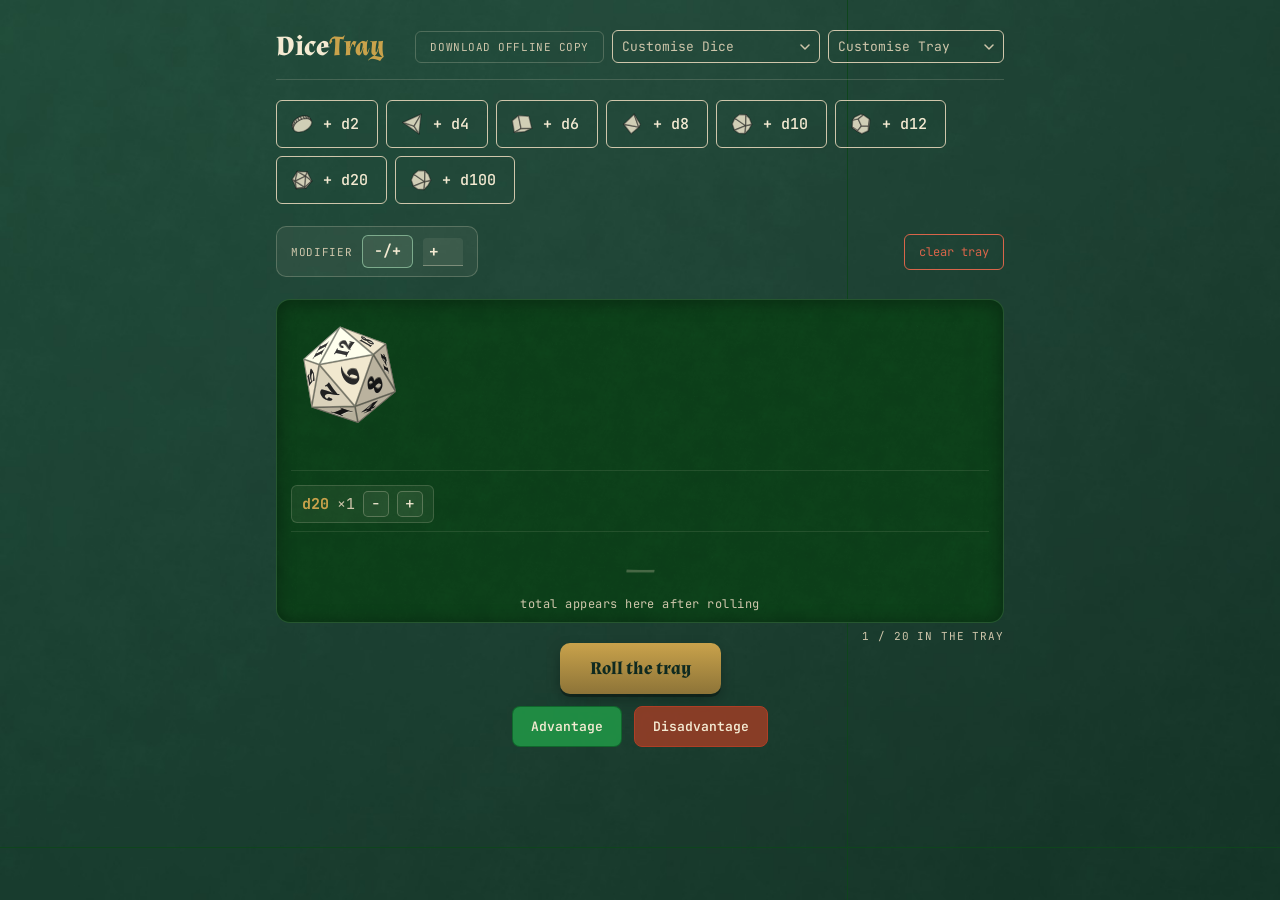
<file: index.html>
<!DOCTYPE html>
<!--
MIT License

Copyright (c) 2026

Permission is hereby granted, free of charge, to any person obtaining a copy
of this software and associated documentation files (the "Software"), to deal
in the Software without restriction, including without limitation the rights
to use, copy, modify, merge, publish, distribute, sublicense, and/or sell
copies of the Software, and to permit persons to whom the Software is
furnished to do so, subject to the following conditions:

The above copyright notice and this permission notice shall be included in all
copies or substantial portions of the Software.

THE SOFTWARE IS PROVIDED "AS IS", WITHOUT WARRANTY OF ANY KIND, EXPRESS OR
IMPLIED, INCLUDING BUT NOT LIMITED TO THE WARRANTIES OF MERCHANTABILITY,
FITNESS FOR A PARTICULAR PURPOSE AND NONINFRINGEMENT. IN NO EVENT SHALL THE
AUTHORS OR COPYRIGHT HOLDERS BE LIABLE FOR ANY CLAIM, DAMAGES OR OTHER
LIABILITY, WHETHER IN AN ACTION OF CONTRACT, TORT OR OTHERWISE, ARISING FROM,
OUT OF OR IN CONNECTION WITH THE SOFTWARE OR THE USE OR OTHER DEALINGS IN THE
SOFTWARE.
-->
<html lang="en">
<head>
<meta charset="UTF-8" />
<meta name="viewport" content="width=device-width, initial-scale=1.0, maximum-scale=1, user-scalable=no" />
<title>DiceTray</title>
<link rel="icon" href="favicon.png" type="image/png">

<!-- Google Fonts: the app's only network dependency. Falls back to the
     generic families named in css/theme.css when offline. -->
<link rel="preconnect" href="https://fonts.googleapis.com">
<link rel="preconnect" href="https://fonts.gstatic.com" crossorigin>
<link rel="stylesheet" href="https://fonts.googleapis.com/css2?family=Almendra:opsz,wght@9..144,400;9..144,600;9..144,700&family=JetBrains+Mono:wght@400;500;700&family=IM+Fell+English:ital@0;1&family=Rajdhani:wght@400;500;600;700&family=Uncial+Antiqua&family=Share+Tech+Mono&family=Playfair+Display:wght@400;600;700&family=Courier+Prime:wght@400;700&display=swap">

<link rel="stylesheet" href="css/theme.css">
<link rel="stylesheet" href="css/base.css">
<link rel="stylesheet" href="css/controls.css">
<link rel="stylesheet" href="css/tray.css">
<link rel="stylesheet" href="css/actions.css">
<link rel="stylesheet" href="css/results.css">
</head>
<body>
<div id="bg-layer" style="position:fixed;top:0;left:0;width:100%;height:100%;z-index:0;pointer-events:none;background-size:cover;background-position:center;background-repeat:no-repeat;background-attachment:fixed;transition:background-image 0.3s ease;"></div>
<div class="tray-root" style="position:relative;z-index:1;">
  <div class="tray-header">
    <h1 class="tray-title">Dice<span class="accent">Tray</span></h1>
    <div class="tray-controls">
      <button class="download-btn" id="download-btn" title="Save a single self-contained HTML file that works fully offline, with no download folder needed">Download offline copy</button>
      <div class="colour-scheme-wrapper">
        <span class="colour-scheme-label" aria-hidden="true">Customise Dice</span>
        <select class="colour-scheme-select" id="colour-scheme-select" aria-label="Customise dice colours">
          <!-- Options are built by main.js from COLOUR_SCHEMES (colour-schemes.js),
               reordered so the active tray's own schemes are listed first. -->
        </select>
      </div>
      <div class="colour-scheme-wrapper">
        <span class="colour-scheme-label" aria-hidden="true">Customise Tray</span>
        <select class="colour-scheme-select" id="tray-theme-select" aria-label="Customise tray theme">
          <option value="green-felt">Green Felt</option>
          <option value="ivory-marble">Ivory Marble</option>
          <option value="parchment">Ancient Parchment</option>
          <option value="midnight-velvet">Midnight Velvet</option>
          <option value="weathered-slate">Weathered Slate</option>
        </select>
      </div>
    </div>
  </div>

  <div class="picker" id="picker"></div>

  <div class="modifier-row">
    <label class="modifier-box" for="modifier-input">
      <span class="modifier-label">modifier</span>
      <button type="button" class="modifier-sign-btn" id="modifier-sign-btn" aria-label="Toggle modifier between positive and negative" tabindex="-1">&minus;/+</button>
      <input type="text" id="modifier-input" class="modifier-input" inputmode="numeric" autocomplete="off" value="+" aria-label="Modifier added to the total after rolling">
    </label>
    <button class="picker-clear" id="clear-btn">clear tray</button>
  </div>

  <div class="tray-surface">
    <div class="dice-field" id="dice-field"><canvas id="dice-canvas"></canvas><div class="tray-empty" id="tray-empty" style="display:none;">Tap a die above to add it to the tray. Up to 20 at once.</div></div>
    <div class="group-list" id="group-list"></div>
    <div class="roll-total" id="roll-total"><span class="total-number is-placeholder">&mdash;</span><span class="total-caption">total appears here after rolling</span></div>
  </div>

  <div class="count-label-row">
    <span class="tray-sub" id="count-label">1 / 20 in the Tray</span>
    <button class="roll-btn" id="roll-btn">Roll the tray</button>
  </div>
  <div class="adv-row">
    <button class="adv-btn" id="advantage-btn" title="Roll every die twice, keep the higher of each pair">Advantage</button>
    <button class="adv-btn disadv" id="disadvantage-btn" title="Roll every die twice, keep the lower of each pair">Disadvantage</button>
  </div>

  <div class="history" id="history" style="display:none;">
    <div class="history-title">Recent rolls</div>
    <div id="history-rows"></div>
  </div>

</div>

<!-- Classic scripts, loaded in dependency order. Everything below is plain
     <script src>, not modules, so this page keeps working when opened
     directly from disk (file://) with no server and no build step.
     js/main.js is loaded last — it's the only file that runs any code at
     load time; every other file just declares data/functions. -->
<script src="js/assets.js"></script>
<script src="js/dice-geometry.js"></script>
<script src="js/colour-schemes.js"></script>
<script src="js/math.js"></script>
<script src="js/die-model.js"></script>
<script src="js/state.js"></script>
<script src="js/layout.js"></script>
<script src="js/render.js"></script>
<script src="js/ui.js"></script>
<script src="js/roll-animation.js"></script>
<script src="js/roll.js"></script>
<script src="js/modifier.js"></script>
<script src="js/interaction.js"></script>
<script src="js/tray-themes.js"></script>
<script src="js/preload.js"></script>
<script src="js/bundler.js"></script>
<script src="js/main.js"></script>
</body>
</html>
</file>
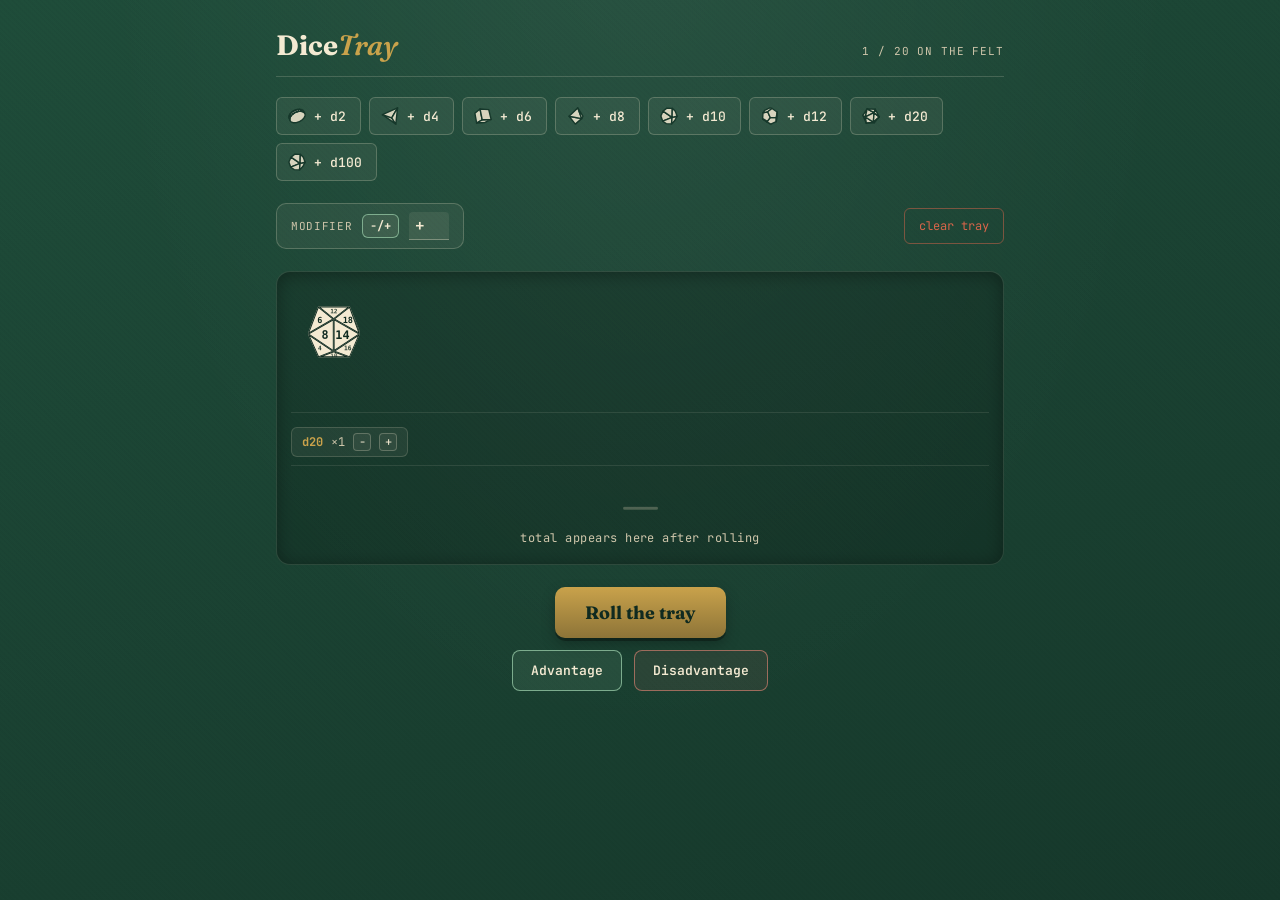
<file: DiceTray.html>
<!DOCTYPE html>
<html lang="en">
<head>
<meta charset="UTF-8" />
<meta name="viewport" content="width=device-width, initial-scale=1.0, maximum-scale=1, user-scalable=no" />
<title>DiceTray</title>
<link rel="icon" type="image/png" href="[data-uri]" />
<style>
  @import url('https://fonts.googleapis.com/css2?family=Fraunces:opsz,wght@9..144,400;9..144,600;9..144,700&family=JetBrains+Mono:wght@400;500;700&display=swap');

  :root {
    --felt-1: #1f4d3a;
    --felt-2: #16382b;
    --chalk: #f4ead2;
    --chalk-dim: #cfc6ab;
    --brass: #c9a24b;
    --brass-dim: #8d7438;
    --ink: #0f2a20;
    --ember: #d8654a;
  }

  * { box-sizing: border-box; }

  html, body {
    margin: 0;
    min-height: 100vh;
    background:
      radial-gradient(ellipse at 50% -10%, rgba(255,255,255,0.05), transparent 60%),
      repeating-linear-gradient(45deg, rgba(0,0,0,0.025) 0px, rgba(0,0,0,0.025) 2px, transparent 2px, transparent 4px),
      linear-gradient(160deg, var(--felt-1), var(--felt-2));
    color: var(--chalk);
    font-family: 'Fraunces', serif;
    overflow-x: hidden;
  }

  .tray-root {
    width: 100%;
    max-width: 760px;
    margin: 0 auto;
    padding: 28px 16px 48px;
    display: flex;
    flex-direction: column;
    align-items: center;
  }

  .tray-header {
    width: 100%;
    display: flex;
    justify-content: space-between;
    align-items: baseline;
    border-bottom: 1px solid rgba(244,234,210,0.18);
    padding-bottom: 14px;
    margin-bottom: 20px;
  }

  .tray-title { font-size: 28px; font-weight: 700; margin: 0; color: var(--chalk); }
  .tray-title .accent { color: var(--brass); font-style: italic; font-weight: 600; }

  .tray-sub {
    font-family: 'JetBrains Mono', monospace;
    font-size: 11px;
    letter-spacing: 0.08em;
    text-transform: uppercase;
    color: var(--chalk-dim);
  }

  .picker { width: 100%; display: flex; flex-wrap: wrap; gap: 8px; margin-bottom: 22px; }

  .picker-btn {
    font-family: 'JetBrains Mono', monospace;
    font-size: 13px;
    font-weight: 500;
    background: rgba(244,234,210,0.06);
    border: 1px solid rgba(244,234,210,0.22);
    color: var(--chalk);
    padding: 8px 14px 8px 10px;
    border-radius: 6px;
    cursor: pointer;
    display: inline-flex;
    align-items: center;
    gap: 7px;
    transition: background 0.15s, border-color 0.15s, transform 0.1s;
  }
  .picker-icon {
    width: 20px;
    height: 20px;
    flex: none;
    overflow: visible;
  }
  .picker-icon path {
    fill: var(--chalk);
    fill-opacity: 0.85;
    stroke: var(--felt-2);
    stroke-width: 1.4;
    stroke-linejoin: round;
    vector-effect: non-scaling-stroke;
  }
  .picker-btn:disabled .picker-icon path { fill-opacity: 0.5; }
  .picker-btn:hover:not(:disabled) { background: rgba(244,234,210,0.14); border-color: var(--brass); }
  .picker-btn:active:not(:disabled) { transform: scale(0.96); }
  .picker-btn:disabled { opacity: 0.35; cursor: not-allowed; }
  .picker-btn:focus-visible { outline: 2px solid var(--brass); outline-offset: 2px; }

  .picker-clear {
    font-family: 'JetBrains Mono', monospace;
    font-size: 12px;
    background: none;
    border: 1px solid rgba(216,101,74,0.5);
    color: var(--ember);
    padding: 9px 14px;
    border-radius: 6px;
    cursor: pointer;
  }
  .modifier-row .picker-clear { margin-left: auto; }
  .picker-clear:hover:not(:disabled) { background: rgba(216,101,74,0.12); }
  .picker-clear:disabled { opacity: 0.35; cursor: not-allowed; }
  .picker-clear:focus-visible { outline: 2px solid var(--ember); outline-offset: 2px; }

  .tray-surface {
    width: 100%;
    background: rgba(0,0,0,0.16);
    border: 1px solid rgba(244,234,210,0.1);
    border-radius: 14px;
    padding: 18px 14px;
    min-height: 240px;
    box-shadow: inset 0 2px 18px rgba(0,0,0,0.35);
  }

  .tray-empty {
    position: absolute;
    inset: 0;
    display: flex;
    align-items: center;
    justify-content: center;
    font-family: 'JetBrains Mono', monospace;
    font-size: 13px;
    color: var(--chalk-dim);
    text-align: center;
    padding: 60px 10px;
  }

  .dice-field {
    position: relative;
    width: 100%;
    min-height: 120px;
  }

  /* All dice are now drawn into a single shared <canvas> rather than one
     absolutely-positioned div per face. With up to 20 dice on the felt
     (some types having 20 faces each), the old approach could mean 300+
     individually 3D-transformed, backface-culled DOM layers animating
     every frame — past a certain dice count that's more simultaneous
     compositor layers than mobile GPUs reliably keep up with, which is
     what caused faces to flicker invisible specifically under heavy load.
     A canvas is one element regardless of dice count: we do our own
     rotation, projection, backface-culling and depth-sorting in JS and
     paint with 2D context calls, so cost scales with face count as plain
     CPU work, not GPU layer count.
     touch-action is pan-y (not none): there is no drag/tap gesture on
     this canvas at all (clicks/taps are handled separately, below, via a
     plain click listener — that doesn't need touch-action: none, since a
     tap with no drag is unaffected by touch-action and still fires a
     normal click event), so the browser is free to scroll the page
     vertically when a touch starts here. */
  #dice-canvas {
    display: block;
    width: 100%;
    touch-action: pan-y;
    cursor: pointer;
    -webkit-tap-highlight-color: transparent;
  }

  .group-list {
    display: flex;
    flex-wrap: wrap;
    gap: 8px;
    margin-top: 16px;
    padding-top: 14px;
    border-top: 1px solid rgba(244,234,210,0.1);
  }
  .group-chip {
    font-family: 'JetBrains Mono', monospace;
    font-size: 12px;
    color: var(--chalk-dim);
    background: rgba(244,234,210,0.06);
    border: 1px solid rgba(244,234,210,0.16);
    border-radius: 6px;
    padding: 5px 10px;
    display: flex;
    align-items: center;
    gap: 8px;
  }
  .group-chip .tag { color: var(--brass); font-weight: 700; }
  .group-chip button {
    width: 18px; height: 18px;
    border-radius: 4px;
    border: 1px solid rgba(244,234,210,0.25);
    background: rgba(244,234,210,0.05);
    color: var(--chalk);
    font-family: 'JetBrains Mono', monospace;
    font-size: 12px;
    line-height: 1;
    cursor: pointer;
    display: flex; align-items: center; justify-content: center;
    padding: 0;
  }
  .group-chip button:hover { background: rgba(244,234,210,0.15); }

  .roll-row {
    width: 100%;
    display: flex;
    align-items: center;
    justify-content: center;
    gap: 16px;
    margin-top: 22px;
    flex-wrap: wrap;
  }

  .adv-row {
    width: 100%;
    display: flex;
    align-items: center;
    justify-content: center;
    gap: 12px;
    margin-top: 12px;
    flex-wrap: wrap;
  }

  .roll-btn {
    font-family: 'Fraunces', serif;
    font-weight: 700;
    font-size: 18px;
    background: linear-gradient(180deg, var(--brass), var(--brass-dim));
    color: var(--ink);
    border: none;
    border-radius: 10px;
    padding: 14px 30px;
    cursor: pointer;
    box-shadow: 0 3px 0 rgba(0,0,0,0.3), 0 6px 14px rgba(0,0,0,0.25);
    transition: transform 0.1s, box-shadow 0.1s;
  }
  .roll-btn:hover:not(:disabled) { transform: translateY(-1px); }
  .roll-btn:active:not(:disabled) { transform: translateY(2px); box-shadow: 0 1px 0 rgba(0,0,0,0.3), 0 2px 6px rgba(0,0,0,0.25); }
  .roll-btn:disabled { opacity: 0.5; cursor: not-allowed; }
  .roll-btn:focus-visible { outline: 2px solid var(--chalk); outline-offset: 3px; }

  .adv-btn {
    font-family: 'JetBrains Mono', monospace;
    font-size: 13px;
    font-weight: 600;
    background: rgba(154,205,170,0.1);
    border: 1.5px solid rgba(154,205,170,0.75);
    color: var(--chalk);
    padding: 11px 18px;
    border-radius: 8px;
    cursor: pointer;
    transition: background 0.15s, border-color 0.15s, transform 0.1s;
  }
  .adv-btn:hover:not(:disabled) { background: rgba(154,205,170,0.2); border-color: rgba(154,205,170,1); }
  .adv-btn:active:not(:disabled) { transform: translateY(2px); }
  .adv-btn:disabled { opacity: 0.4; cursor: not-allowed; background: rgba(244,234,210,0.06); border-color: rgba(244,234,210,0.22); }
  .adv-btn.disadv { background: rgba(196,122,106,0.1); border-color: rgba(196,122,106,0.75); }
  .adv-btn.disadv:hover:not(:disabled) { background: rgba(196,122,106,0.2); border-color: rgba(196,122,106,1); }
  .adv-btn:focus-visible { outline: 2px solid var(--chalk); outline-offset: 3px; }

  .modifier-row {
    width: 100%;
    display: flex;
    align-items: center;
    gap: 12px;
    margin-bottom: 22px;
  }

  .modifier-box {
    display: flex;
    align-items: center;
    gap: 10px;
    background: rgba(244,234,210,0.06);
    border: 1px solid rgba(244,234,210,0.22);
    border-radius: 10px;
    padding: 8px 14px;
    cursor: text;
  }
  .modifier-label {
    font-family: 'JetBrains Mono', monospace;
    font-size: 11px;
    letter-spacing: 0.06em;
    text-transform: uppercase;
    color: var(--chalk-dim);
  }
  .modifier-sign-btn {
    font-family: 'JetBrains Mono', monospace;
    font-size: 12px;
    font-weight: 600;
    line-height: 1;
    background: rgba(244,234,210,0.08);
    border: 1px solid rgba(244,234,210,0.28);
    color: var(--chalk-dim);
    border-radius: 6px;
    padding: 5px 7px;
    cursor: pointer;
    transition: background 0.15s, border-color 0.15s, color 0.15s;
  }
  .modifier-sign-btn:hover { background: rgba(244,234,210,0.16); border-color: var(--brass); color: var(--chalk); }
  .modifier-sign-btn:active { transform: translateY(1px); }
  .modifier-sign-btn.is-negative { border-color: rgba(196,122,106,0.7); color: var(--chalk); }
  .modifier-sign-btn.is-positive { border-color: rgba(154,205,170,0.7); color: var(--chalk); }
  .modifier-sign-btn:disabled { opacity: 0.5; cursor: not-allowed; }

  .modifier-input {
    width: 4ch;
    font-family: 'JetBrains Mono', monospace;
    font-size: 16px;
    font-weight: 500;
    background: rgba(244,234,210,0.08);
    border: none;
    border-bottom: 1.5px solid rgba(244,234,210,0.35);
    border-radius: 4px 4px 0 0;
    color: var(--chalk);
    text-align: left;
    padding: 3px 2px 3px 6px;
  }
  .modifier-input:focus { outline: none; border-bottom-color: var(--brass); background: rgba(244,234,210,0.13); }
  .modifier-input::placeholder { color: var(--chalk-dim); opacity: 0.6; }
  .modifier-box:has(.modifier-input:focus) { border-color: var(--brass); }
  .modifier-box:has(.modifier-input:disabled) { opacity: 0.5; cursor: not-allowed; }

  .roll-total {
    width: 100%;
    text-align: center;
    padding-top: 16px;
    margin-top: 8px;
    border-top: 1px solid rgba(244,234,210,0.1);
    min-height: 64px;
  }
  .roll-total .total-number {
    font-family: 'Fraunces', serif;
    font-weight: 700;
    font-size: 44px;
    color: var(--chalk);
    line-height: 1;
    display: block;
  }
  .roll-total .total-number.is-placeholder {
    color: var(--chalk-dim);
    opacity: 0.3;
  }
  .roll-total .total-caption {
    font-family: 'JetBrains Mono', monospace;
    font-size: 12px;
    letter-spacing: 0.04em;
    color: var(--chalk-dim);
    display: block;
    margin-top: 4px;
  }

  .history { width: 100%; margin-top: 22px; font-family: 'JetBrains Mono', monospace; font-size: 11.5px; color: var(--chalk-dim); }
  .history-title { text-transform: uppercase; letter-spacing: 0.08em; font-size: 10px; color: var(--brass-dim); margin-bottom: 8px; }
  .history-row { display: flex; justify-content: space-between; gap: 12px; padding: 5px 0; border-bottom: 1px solid rgba(244,234,210,0.08); }
  .history-row .h-total { color: var(--chalk); flex-shrink: 0; }
  .history-row .h-summary { opacity: 0.8; overflow: hidden; text-overflow: ellipsis; white-space: nowrap; }

  @media (max-width: 480px) {
    .tray-title { font-size: 23px; }
  }
</style>
</head>
<body>
<div class="tray-root">
  <div class="tray-header">
    <h1 class="tray-title">Dice<span class="accent">Tray</span></h1>
    <span class="tray-sub" id="count-label">1 / 20 on the felt</span>
  </div>

  <div class="picker" id="picker"></div>

  <div class="modifier-row">
    <label class="modifier-box" for="modifier-input">
      <span class="modifier-label">modifier</span>
      <button type="button" class="modifier-sign-btn" id="modifier-sign-btn" aria-label="Toggle modifier between positive and negative" tabindex="-1">&minus;/+</button>
      <input type="text" id="modifier-input" class="modifier-input" inputmode="numeric" autocomplete="off" value="+" aria-label="Modifier added to the total after rolling">
    </label>
    <button class="picker-clear" id="clear-btn">clear tray</button>
  </div>

  <div class="tray-surface">
    <div class="dice-field" id="dice-field"><canvas id="dice-canvas"></canvas><div class="tray-empty" id="tray-empty" style="display:none;">Tap a die above to add it to the tray. Up to 20 at once.</div></div>
    <div class="group-list" id="group-list"></div>
    <div class="roll-total" id="roll-total"><span class="total-number is-placeholder">&mdash;</span><span class="total-caption">total appears here after rolling</span></div>
  </div>

  <div class="roll-row">
    <button class="roll-btn" id="roll-btn">Roll the tray</button>
  </div>
  <div class="adv-row">
    <button class="adv-btn" id="advantage-btn" title="Roll every die twice, keep the higher of each pair">Advantage</button>
    <button class="adv-btn disadv" id="disadvantage-btn" title="Roll every die twice, keep the lower of each pair">Disadvantage</button>
  </div>

  <div class="history" id="history" style="display:none;">
    <div class="history-title">Recent rolls</div>
    <div id="history-rows"></div>
  </div>
</div>

<script id="dice-geometry-data" type="application/json">{"2":{"vertices":[[0.92,0.0,0.16],[0.888652,0.238114,0.16],[0.796743,0.46,0.16],[0.650538,0.650538,0.16],[0.46,0.796743,0.16],[0.238114,0.888652,0.16],[0.0,0.92,0.16],[-0.238114,0.888652,0.16],[-0.46,0.796743,0.16],[-0.650538,0.650538,0.16],[-0.796743,0.46,0.16],[-0.888652,0.238114,0.16],[-0.92,0.0,0.16],[-0.888652,-0.238114,0.16],[-0.796743,-0.46,0.16],[-0.650538,-0.650538,0.16],[-0.46,-0.796743,0.16],[-0.238114,-0.888652,0.16],[-0.0,-0.92,0.16],[0.238114,-0.888652,0.16],[0.46,-0.796743,0.16],[0.650538,-0.650538,0.16],[0.796743,-0.46,0.16],[0.888652,-0.238114,0.16],[0.92,0.0,-0.16],[0.888652,0.238114,-0.16],[0.796743,0.46,-0.16],[0.650538,0.650538,-0.16],[0.46,0.796743,-0.16],[0.238114,0.888652,-0.16],[0.0,0.92,-0.16],[-0.238114,0.888652,-0.16],[-0.46,0.796743,-0.16],[-0.650538,0.650538,-0.16],[-0.796743,0.46,-0.16],[-0.888652,0.238114,-0.16],[-0.92,0.0,-0.16],[-0.888652,-0.238114,-0.16],[-0.796743,-0.46,-0.16],[-0.650538,-0.650538,-0.16],[-0.46,-0.796743,-0.16],[-0.238114,-0.888652,-0.16],[-0.0,-0.92,-0.16],[0.238114,-0.888652,-0.16],[0.46,-0.796743,-0.16],[0.650538,-0.650538,-0.16],[0.796743,-0.46,-0.16],[0.888652,-0.238114,-0.16]],"faces":[{"normal":[0,0,1],"centroid":[0,0,0.16],"vertexIndices":[0,1,2,3,4,5,6,7,8,9,10,11,12,13,14,15,16,17,18,19,20,21,22,23],"local2d":[[0.92,0.0],[0.888652,0.238114],[0.796743,0.46],[0.650538,0.650538],[0.46,0.796743],[0.238114,0.888652],[0.0,0.92],[-0.238114,0.888652],[-0.46,0.796743],[-0.650538,0.650538],[-0.796743,0.46],[-0.888652,0.238114],[-0.92,0.0],[-0.888652,-0.238114],[-0.796743,-0.46],[-0.650538,-0.650538],[-0.46,-0.796743],[-0.238114,-0.888652],[-0.0,-0.92],[0.238114,-0.888652],[0.46,-0.796743],[0.650538,-0.650538],[0.796743,-0.46],[0.888652,-0.238114]],"rotation":[[1,0,0],[0,1,0],[0,0,1]]},{"normal":[0,0,-1],"centroid":[0,0,-0.16],"vertexIndices":[47,46,45,44,43,42,41,40,39,38,37,36,35,34,33,32,31,30,29,28,27,26,25,24],"local2d":[[0.888652,0.238114],[0.796743,0.46],[0.650538,0.650538],[0.46,0.796743],[0.238114,0.888652],[-0.0,0.92],[-0.238114,0.888652],[-0.46,0.796743],[-0.650538,0.650538],[-0.796743,0.46],[-0.888652,0.238114],[-0.92,-0.0],[-0.888652,-0.238114],[-0.796743,-0.46],[-0.650538,-0.650538],[-0.46,-0.796743],[-0.238114,-0.888652],[0.0,-0.92],[0.238114,-0.888652],[0.46,-0.796743],[0.650538,-0.650538],[0.796743,-0.46],[0.888652,-0.238114],[0.92,0.0]],"rotation":[[1,0,0],[0,-1,0],[0,0,-1]]},{"normal":[0.991445,0.130526,-0.0],"centroid":[0.904326,0.119057,0.0],"vertexIndices":[0,1,25,24],"local2d":[[-0.120084,0.16],[0.120084,0.16],[0.120084,-0.16],[-0.120084,-0.16]],"rotation":[[-0.1305261922200513,0.0,0.9914448613738105],[0.9914448613738105,0.0,0.1305261922200513],[0.0,1.0,-0.0]]},{"normal":[0.92388,0.382683,-0.0],"centroid":[0.842698,0.349057,0.0],"vertexIndices":[1,2,26,25],"local2d":[[-0.120084,0.16],[0.120084,0.16],[0.120084,-0.16],[-0.120084,-0.16]],"rotation":[[-0.38268343236508995,0.0,0.9238795325112867],[0.9238795325112866,0.0,0.38268343236509],[0.0,1.0,-0.0]]},{"normal":[0.793353,0.608761,-0.0],"centroid":[0.723641,0.555269,0.0],"vertexIndices":[2,3,27,26],"local2d":[[-0.120084,0.16],[0.120084,0.16],[0.120084,-0.16],[-0.120084,-0.16]],"rotation":[[-0.6087614290087209,0.0,0.793353340291235],[0.793353340291235,0.0,0.6087614290087209],[0.0,1.0,-0.0]]},{"normal":[0.608761,0.793353,-0.0],"centroid":[0.555269,0.723641,0.0],"vertexIndices":[3,4,28,27],"local2d":[[-0.120084,0.16],[0.120084,0.16],[0.120084,-0.16],[-0.120084,-0.16]],"rotation":[[-0.7933533402912349,0.0,0.608761429008721],[0.608761429008721,0.0,0.7933533402912349],[0.0,1.0,-0.0]]},{"normal":[0.382683,0.92388,-0.0],"centroid":[0.349057,0.842698,0.0],"vertexIndices":[4,5,29,28],"local2d":[[-0.120084,0.16],[0.120084,0.16],[0.120084,-0.16],[-0.120084,-0.16]],"rotation":[[-0.9238795325112866,0.0,0.38268343236509017],[0.38268343236509017,0.0,0.9238795325112866],[0.0,1.0,-0.0]]},{"normal":[0.130526,0.991445,-0.0],"centroid":[0.119057,0.904326,0.0],"vertexIndices":[5,6,30,29],"local2d":[[-0.120084,0.16],[0.120084,0.16],[0.120084,-0.16],[-0.120084,-0.16]],"rotation":[[-0.9914448613738105,0.0,0.13052619222005132],[0.13052619222005132,0.0,0.9914448613738105],[0.0,1.0,-0.0]]},{"normal":[-0.130526,0.991445,0.0],"centroid":[-0.119057,0.904326,0.0],"vertexIndices":[6,7,31,30],"local2d":[[-0.120084,0.16],[0.120084,0.16],[0.120084,-0.16],[-0.120084,-0.16]],"rotation":[[-0.9914448613738105,0.0,-0.1305261922200513],[-0.1305261922200513,0.0,0.9914448613738105],[0.0,1.0,0.0]]},{"normal":[-0.382683,0.92388,0.0],"centroid":[-0.349057,0.842698,0.0],"vertexIndices":[7,8,32,31],"local2d":[[-0.120084,0.16],[0.120084,0.16],[0.120084,-0.16],[-0.120084,-0.16]],"rotation":[[-0.9238795325112866,0.0,-0.3826834323650901],[-0.3826834323650901,0.0,0.9238795325112866],[0.0,1.0,0.0]]},{"normal":[-0.608761,0.793353,0.0],"centroid":[-0.555269,0.723641,0.0],"vertexIndices":[8,9,33,32],"local2d":[[-0.120084,0.16],[0.120084,0.16],[0.120084,-0.16],[-0.120084,-0.16]],"rotation":[[-0.7933533402912353,0.0,-0.6087614290087204],[-0.6087614290087204,0.0,0.7933533402912353],[0.0,1.0,0.0]]},{"normal":[-0.793353,0.608761,0.0],"centroid":[-0.723641,0.555269,0.0],"vertexIndices":[9,10,34,33],"local2d":[[-0.120084,0.16],[0.120084,0.16],[0.120084,-0.16],[-0.120084,-0.16]],"rotation":[[-0.6087614290087209,0.0,-0.7933533402912349],[-0.7933533402912349,0.0,0.6087614290087209],[0.0,1.0,0.0]]},{"normal":[-0.92388,0.382683,0.0],"centroid":[-0.842698,0.349057,0.0],"vertexIndices":[10,11,35,34],"local2d":[[-0.120084,0.16],[0.120084,0.16],[0.120084,-0.16],[-0.120084,-0.16]],"rotation":[[-0.38268343236509,0.0,-0.9238795325112867],[-0.9238795325112866,0.0,0.38268343236509006],[0.0,1.0,0.0]]},{"normal":[-0.991445,0.130526,0.0],"centroid":[-0.904326,0.119057,0.0],"vertexIndices":[11,12,36,35],"local2d":[[-0.120084,0.16],[0.120084,0.16],[0.120084,-0.16],[-0.120084,-0.16]],"rotation":[[-0.13052619222005166,0.0,-0.9914448613738104],[-0.9914448613738104,0.0,0.13052619222005166],[0.0,1.0,0.0]]},{"normal":[-0.991445,-0.130526,0.0],"centroid":[-0.904326,-0.119057,0.0],"vertexIndices":[12,13,37,36],"local2d":[[-0.120084,0.16],[0.120084,0.16],[0.120084,-0.16],[-0.120084,-0.16]],"rotation":[[0.1305261922200512,0.0,-0.9914448613738105],[-0.9914448613738105,0.0,-0.1305261922200512],[0.0,1.0,0.0]]},{"normal":[-0.92388,-0.382683,0.0],"centroid":[-0.842698,-0.349057,0.0],"vertexIndices":[13,14,38,37],"local2d":[[-0.120084,0.16],[0.120084,0.16],[0.120084,-0.16],[-0.120084,-0.16]],"rotation":[[0.38268343236509,0.0,-0.9238795325112867],[-0.9238795325112866,0.0,-0.38268343236509006],[0.0,1.0,0.0]]},{"normal":[-0.793353,-0.608761,0.0],"centroid":[-0.723641,-0.555269,0.0],"vertexIndices":[14,15,39,38],"local2d":[[-0.120084,0.16],[0.120084,0.16],[0.120084,-0.16],[-0.120084,-0.16]],"rotation":[[0.6087614290087202,0.0,-0.7933533402912355],[-0.7933533402912355,0.0,-0.6087614290087202],[0.0,1.0,0.0]]},{"normal":[-0.608761,-0.793353,0.0],"centroid":[-0.555269,-0.723641,0.0],"vertexIndices":[15,16,40,39],"local2d":[[-0.120084,0.16],[0.120084,0.16],[0.120084,-0.16],[-0.120084,-0.16]],"rotation":[[0.7933533402912348,0.0,-0.6087614290087211],[-0.6087614290087211,0.0,-0.7933533402912348],[0.0,1.0,0.0]]},{"normal":[-0.382683,-0.92388,0.0],"centroid":[-0.349057,-0.842698,0.0],"vertexIndices":[16,17,41,40],"local2d":[[-0.120084,0.16],[0.120084,0.16],[0.120084,-0.16],[-0.120084,-0.16]],"rotation":[[0.9238795325112866,0.0,-0.38268343236509],[-0.38268343236508995,0.0,-0.9238795325112867],[0.0,1.0,0.0]]},{"normal":[-0.130526,-0.991445,0.0],"centroid":[-0.119057,-0.904326,0.0],"vertexIndices":[17,18,42,41],"local2d":[[-0.120084,0.16],[0.120084,0.16],[0.120084,-0.16],[-0.120084,-0.16]],"rotation":[[0.9914448613738105,0.0,-0.13052619222005143],[-0.13052619222005143,0.0,-0.9914448613738105],[0.0,1.0,0.0]]},{"normal":[0.130526,-0.991445,0.0],"centroid":[0.119057,-0.904326,0.0],"vertexIndices":[18,19,43,42],"local2d":[[-0.120084,0.16],[0.120084,0.16],[0.120084,-0.16],[-0.120084,-0.16]],"rotation":[[0.9914448613738104,0.0,0.13052619222005143],[0.1305261922200514,0.0,-0.9914448613738105],[0.0,1.0,0.0]]},{"normal":[0.382683,-0.92388,0.0],"centroid":[0.349057,-0.842698,0.0],"vertexIndices":[19,20,44,43],"local2d":[[-0.120084,0.16],[0.120084,0.16],[0.120084,-0.16],[-0.120084,-0.16]],"rotation":[[0.9238795325112868,0.0,0.38268343236508956],[0.38268343236508956,0.0,-0.9238795325112868],[0.0,1.0,0.0]]},{"normal":[0.608761,-0.793353,0.0],"centroid":[0.555269,-0.723641,0.0],"vertexIndices":[20,21,45,44],"local2d":[[-0.120084,0.16],[0.120084,0.16],[0.120084,-0.16],[-0.120084,-0.16]],"rotation":[[0.7933533402912353,0.0,0.6087614290087207],[0.6087614290087207,0.0,-0.7933533402912353],[0.0,1.0,0.0]]},{"normal":[0.793353,-0.608761,0.0],"centroid":[0.723641,-0.555269,0.0],"vertexIndices":[21,22,46,45],"local2d":[[-0.120084,0.16],[0.120084,0.16],[0.120084,-0.16],[-0.120084,-0.16]],"rotation":[[0.608761429008721,0.0,0.7933533402912349],[0.7933533402912349,0.0,-0.608761429008721],[0.0,1.0,0.0]]},{"normal":[0.92388,-0.382683,0.0],"centroid":[0.842698,-0.349057,0.0],"vertexIndices":[22,23,47,46],"local2d":[[-0.120084,0.16],[0.120084,0.16],[0.120084,-0.16],[-0.120084,-0.16]],"rotation":[[0.3826834323650905,0.0,0.9238795325112865],[0.9238795325112865,0.0,-0.3826834323650905],[0.0,1.0,0.0]]},{"normal":[0.991445,-0.130526,0.0],"centroid":[0.904326,-0.119057,0.0],"vertexIndices":[23,0,24,47],"local2d":[[-0.120084,0.16],[0.120084,0.16],[0.120084,-0.16],[-0.120084,-0.16]],"rotation":[[0.13052619222005177,0.0,0.9914448613738104],[0.9914448613738104,0.0,-0.13052619222005177],[0.0,1.0,0.0]]}]},"4":{"vertices":[[0.57735,0.57735,0.57735],[0.57735,-0.57735,-0.57735],[-0.57735,0.57735,-0.57735],[-0.57735,-0.57735,0.57735]],"faces":[{"normal":[-0.5774,-0.5774,-0.5774],"centroid":[-0.19245,-0.19245,-0.19245],"vertexIndices":[2,1,3],"local2d":[[-0.471405,-0.816567],[0.942809,0.0],[-0.471405,0.816567]],"rotation":[[0.816426,0.0,-0.5774],[-0.408319,-0.707168,-0.5774],[-0.408319,0.707168,-0.5774]]},{"normal":[-0.5774,0.5774,0.5774],"centroid":[-0.19245,0.19245,0.19245],"vertexIndices":[3,0,2],"local2d":[[-0.471405,-0.816567],[0.942809,0.0],[-0.471405,0.816567]],"rotation":[[0.816426,0.0,-0.5774],[0.408319,0.707168,0.5774],[0.408319,-0.707168,0.5774]]},{"normal":[0.5774,-0.5774,0.5774],"centroid":[0.19245,-0.19245,0.19245],"vertexIndices":[3,1,0],"local2d":[[-0.942809,-0.0],[0.471405,-0.816567],[0.471405,0.816567]],"rotation":[[0.816426,0.0,0.5774],[0.408319,0.707168,-0.5774],[-0.408319,0.707168,0.5774]]},{"normal":[0.5774,0.5774,-0.5774],"centroid":[0.19245,0.19245,-0.19245],"vertexIndices":[2,0,1],"local2d":[[-0.942809,-0.0],[0.471405,-0.816567],[0.471405,0.816567]],"rotation":[[0.816426,0.0,0.5774],[-0.408319,-0.707168,0.5774],[0.408319,-0.707168,-0.5774]]}]},"6":{"vertices":[[-0.57735,-0.57735,-0.57735],[-0.57735,-0.57735,0.57735],[-0.57735,0.57735,-0.57735],[-0.57735,0.57735,0.57735],[0.57735,-0.57735,-0.57735],[0.57735,-0.57735,0.57735],[0.57735,0.57735,-0.57735],[0.57735,0.57735,0.57735]],"faces":[{"normal":[-1.0,-0.0,-0.0],"centroid":[-0.57735,0.0,0.0],"vertexIndices":[1,3,2,0],"local2d":[[-0.57735,-0.57735],[0.57735,-0.57735],[0.57735,0.57735],[-0.57735,0.57735]],"rotation":[[0.0,0.0,-1.0],[1.0,0.0,-0.0],[0.0,-1.0,-0.0]]},{"normal":[0.0,-1.0,0.0],"centroid":[0.0,-0.57735,0.0],"vertexIndices":[0,4,5,1],"local2d":[[-0.57735,-0.57735],[0.57735,-0.57735],[0.57735,0.57735],[-0.57735,0.57735]],"rotation":[[1.0,-0.0,0.0],[0.0,0.0,-1.0],[0.0,1.0,0.0]]},{"normal":[-0.0,-0.0,-1.0],"centroid":[0.0,0.0,-0.57735],"vertexIndices":[2,6,4,0],"local2d":[[-0.57735,-0.57735],[0.57735,-0.57735],[0.57735,0.57735],[-0.57735,0.57735]],"rotation":[[1.0,0.0,-0.0],[0.0,-1.0,-0.0],[0.0,0.0,-1.0]]},{"normal":[-0.0,-0.0,1.0],"centroid":[0.0,0.0,0.57735],"vertexIndices":[1,5,7,3],"local2d":[[-0.57735,-0.57735],[0.57735,-0.57735],[0.57735,0.57735],[-0.57735,0.57735]],"rotation":[[1.0,-0.0,-0.0],[0.0,1.0,-0.0],[0.0,0.0,1.0]]},{"normal":[0.0,1.0,-0.0],"centroid":[0.0,0.57735,0.0],"vertexIndices":[3,7,6,2],"local2d":[[-0.57735,-0.57735],[0.57735,-0.57735],[0.57735,0.57735],[-0.57735,0.57735]],"rotation":[[1.0,0.0,0.0],[0.0,-0.0,1.0],[0.0,-1.0,-0.0]]},{"normal":[1.0,-0.0,-0.0],"centroid":[0.57735,0.0,0.0],"vertexIndices":[4,6,7,5],"local2d":[[-0.57735,-0.57735],[0.57735,-0.57735],[0.57735,0.57735],[-0.57735,0.57735]],"rotation":[[0.0,0.0,1.0],[1.0,-0.0,-0.0],[0.0,1.0,-0.0]]}]},"8":{"vertices":[[1.0,0.0,0.0],[-1.0,0.0,0.0],[0.0,1.0,0.0],[0.0,-1.0,0.0],[0.0,0.0,1.0],[0.0,0.0,-1.0]],"faces":[{"normal":[-0.5774,-0.5774,-0.5774],"centroid":[-0.333333,-0.333333,-0.333333],"vertexIndices":[1,5,3],"local2d":[[-0.816497,-0.0],[0.408248,-0.707168],[0.408248,0.707168]],"rotation":[[0.816426,0.0,-0.5774],[-0.408319,-0.707168,-0.5774],[-0.408319,0.707168,-0.5774]]},{"normal":[-0.5774,-0.5774,0.5774],"centroid":[-0.333333,-0.333333,0.333333],"vertexIndices":[3,4,1],"local2d":[[0.408248,-0.707168],[0.408248,0.707168],[-0.816497,0.0]],"rotation":[[0.816426,0.0,-0.5774],[-0.408319,0.707168,-0.5774],[0.408319,0.707168,0.5774]]},{"normal":[-0.5774,0.5774,-0.5774],"centroid":[-0.333333,0.333333,-0.333333],"vertexIndices":[2,5,1],"local2d":[[0.408248,-0.707168],[0.408248,0.707168],[-0.816497,0.0]],"rotation":[[0.816426,0.0,-0.5774],[0.408319,-0.707168,0.5774],[-0.408319,-0.707168,-0.5774]]},{"normal":[-0.5774,0.5774,0.5774],"centroid":[-0.333333,0.333333,0.333333],"vertexIndices":[1,4,2],"local2d":[[-0.816497,-0.0],[0.408248,-0.707168],[0.408248,0.707168]],"rotation":[[0.816426,0.0,-0.5774],[0.408319,0.707168,0.5774],[0.408319,-0.707168,0.5774]]},{"normal":[0.5774,-0.5774,-0.5774],"centroid":[0.333333,-0.333333,-0.333333],"vertexIndices":[5,0,3],"local2d":[[-0.408248,-0.707168],[0.816497,-0.0],[-0.408248,0.707168]],"rotation":[[0.816426,0.0,0.5774],[0.408319,-0.707168,-0.5774],[0.408319,0.707168,-0.5774]]},{"normal":[0.5774,-0.5774,0.5774],"centroid":[0.333333,-0.333333,0.333333],"vertexIndices":[3,0,4],"local2d":[[-0.408248,-0.707168],[0.816497,0.0],[-0.408248,0.707168]],"rotation":[[0.816426,0.0,0.5774],[0.408319,0.707168,-0.5774],[-0.408319,0.707168,0.5774]]},{"normal":[0.5774,0.5774,-0.5774],"centroid":[0.333333,0.333333,-0.333333],"vertexIndices":[2,0,5],"local2d":[[-0.408248,-0.707168],[0.816497,0.0],[-0.408248,0.707168]],"rotation":[[0.816426,0.0,0.5774],[-0.408319,-0.707168,0.5774],[0.408319,-0.707168,-0.5774]]},{"normal":[0.5774,0.5774,0.5774],"centroid":[0.333333,0.333333,0.333333],"vertexIndices":[4,0,2],"local2d":[[-0.408248,-0.707168],[0.816497,-0.0],[-0.408248,0.707168]],"rotation":[[0.816426,0.0,0.5774],[-0.408319,0.707168,0.5774],[-0.408319,-0.707168,0.5774]]}]},"10":{"vertices":[[0.0,0.0,1.0],[0.0,0.0,-1.0],[0.994412,0.0,0.105573],[0.30729,0.945742,0.105573],[-0.804496,0.5845,0.105573],[-0.804496,-0.5845,0.105573],[0.30729,-0.945742,0.105573],[0.804496,0.5845,-0.105573],[-0.30729,0.945742,-0.105573],[-0.994412,0.0,-0.105573],[-0.30729,-0.945742,-0.105573],[0.804496,-0.5845,-0.105573]],"faces":[{"normal":[-0.7435,-0.0,0.6687],"centroid":[-0.650851,0.0,0.276393],"vertexIndices":[5,0,4,9],"local2d":[[-0.229753,-0.584486],[0.973249,-0.0],[-0.229753,0.584486],[-0.513743,0.0]],"rotation":[[0.668756,-0.0,-0.7435],[0.0,0.999976,-0.0],[0.743482,0.0,0.6687]]},{"normal":[-0.6015,-0.437,-0.6687],"centroid":[-0.526549,-0.382561,-0.276393],"vertexIndices":[9,1,10,5],"local2d":[[-0.585655,-0.226786],[0.659111,-0.716066],[0.274465,0.564867],[-0.347921,0.377985]],"rotation":[[0.798888,0.0,-0.6015],[-0.329039,-0.837071,-0.437],[-0.503498,0.547031,-0.6687]]},{"normal":[-0.6015,0.437,-0.6687],"centroid":[-0.526549,0.382561,-0.276393],"vertexIndices":[4,8,1,9],"local2d":[[-0.347921,-0.377985],[0.274465,-0.564867],[0.659111,0.716066],[-0.585655,0.226786]],"rotation":[[0.798888,-0.0,-0.6015],[0.329039,-0.837071,0.437],[-0.503498,-0.547031,-0.6687]]},{"normal":[-0.2298,-0.7071,0.6687],"centroid":[-0.201124,-0.618996,0.276393],"vertexIndices":[5,10,6,0],"local2d":[[-0.619956,-0.100407],[-0.109081,-0.502019],[0.52239,-0.348612],[0.206647,0.951038]],"rotation":[[0.973239,-0.0,-0.2298],[-0.16696,0.687089,-0.7071],[0.157893,0.726545,0.6687]]},{"normal":[-0.2298,0.7071,0.6687],"centroid":[-0.201124,0.618996,0.276393],"vertexIndices":[0,3,8,4],"local2d":[[0.206647,-0.951038],[0.52239,0.348612],[-0.109081,0.502019],[-0.619956,0.100407]],"rotation":[[0.973239,0.0,-0.2298],[0.16696,0.687089,0.7071],[0.157893,-0.726545,0.6687]]},{"normal":[0.2298,-0.7071,-0.6687],"centroid":[0.201124,-0.618996,-0.276393],"vertexIndices":[1,11,6,10],"local2d":[[-0.206647,-0.951038],[0.619956,0.100407],[0.109081,0.502019],[-0.52239,0.348612]],"rotation":[[0.973239,-0.0,0.2298],[0.16696,-0.687089,-0.7071],[0.157893,0.726545,-0.6687]]},{"normal":[0.2298,0.7071,-0.6687],"centroid":[0.201124,0.618996,-0.276393],"vertexIndices":[8,3,7,1],"local2d":[[-0.52239,-0.348612],[0.109081,-0.502019],[0.619956,-0.100407],[-0.206647,0.951038]],"rotation":[[0.973239,0.0,0.2298],[-0.16696,-0.687089,0.7071],[0.157893,-0.726545,-0.6687]]},{"normal":[0.6015,-0.437,0.6687],"centroid":[0.526549,-0.382561,0.276393],"vertexIndices":[6,11,2,0],"local2d":[[-0.274465,-0.564867],[0.347921,-0.377985],[0.585655,0.226786],[-0.659111,0.716066]],"rotation":[[0.798888,0.0,0.6015],[0.329039,0.837071,-0.437],[-0.503498,0.547031,0.6687]]},{"normal":[0.6015,0.437,0.6687],"centroid":[0.526549,0.382561,0.276393],"vertexIndices":[0,2,7,3],"local2d":[[-0.659111,-0.716066],[0.585655,-0.226786],[0.347921,0.377985],[-0.274465,0.564867]],"rotation":[[0.798888,-0.0,0.6015],[-0.329039,0.837071,0.437],[-0.503498,-0.547031,0.6687]]},{"normal":[0.7435,-0.0,-0.6687],"centroid":[0.650851,-0.0,-0.276393],"vertexIndices":[1,7,2,11],"local2d":[[-0.973249,-0.0],[0.229753,-0.584486],[0.513743,-0.0],[0.229753,0.584486]],"rotation":[[0.668756,0.0,0.7435],[0.0,-0.999976,-0.0],[0.743482,0.0,-0.6687]]}]},"12":{"vertices":[[-0.57735,-0.57735,-0.57735],[-0.57735,0.57735,-0.57735],[0.356822,0.0,-0.934172],[-0.356822,0.0,-0.934172],[0.0,-0.934172,0.356822],[0.57735,-0.57735,-0.57735],[0.0,-0.934172,-0.356822],[-0.934172,0.356822,0.0],[-0.934172,-0.356822,0.0],[-0.57735,-0.57735,0.57735],[-0.356822,0.0,0.934172],[-0.57735,0.57735,0.57735],[0.0,0.934172,0.356822],[0.0,0.934172,-0.356822],[0.57735,0.57735,-0.57735],[0.934172,-0.356822,0.0],[0.356822,0.0,0.934172],[0.57735,-0.57735,0.57735],[0.57735,0.57735,0.57735],[0.934172,0.356822,0.0]],"faces":[{"normal":[-0.8507,0.0,-0.5257],"centroid":[-0.675973,0.0,-0.417775],"vertexIndices":[7,1,3,0,8],"local2d":[[-0.491123,-0.356831],[0.187592,-0.577365],[0.607062,0.0],[0.187592,0.577365],[-0.491123,0.356831]],"rotation":[[0.525616,0.0,-0.8507],[0.0,-1.000025,0.0],[-0.850722,-0.0,-0.5257]]},{"normal":[-0.8507,0.0,0.5257],"centroid":[-0.675973,0.0,0.417775],"vertexIndices":[8,9,10,11,7],"local2d":[[-0.491123,-0.356831],[0.187592,-0.577365],[0.607062,0.0],[0.187592,0.577365],[-0.491123,0.356831]],"rotation":[[0.525616,0.0,-0.8507],[0.0,1.000025,0.0],[0.850722,-0.0,0.5257]]},{"normal":[-0.5257,-0.8507,-0.0],"centroid":[-0.417775,-0.675973,0.0],"vertexIndices":[0,6,4,9,8],"local2d":[[-0.187592,-0.577365],[0.491123,-0.356831],[0.491123,0.356831],[-0.187592,0.577365],[-0.607062,0.0]],"rotation":[[0.850662,-0.0,-0.5257],[-0.525713,0.0,-0.8507],[0.0,1.000025,-0.0]]},{"normal":[-0.5257,0.8507,-0.0],"centroid":[-0.417775,0.675973,0.0],"vertexIndices":[11,12,13,1,7],"local2d":[[-0.187592,-0.577365],[0.491123,-0.356831],[0.491123,0.356831],[-0.187592,0.577365],[-0.607062,0.0]],"rotation":[[0.850662,0.0,-0.5257],[0.525713,0.0,0.8507],[0.0,-1.000025,-0.0]]},{"normal":[0.0,-0.5257,-0.8507],"centroid":[0.0,-0.417775,-0.675973],"vertexIndices":[3,2,5,6,0],"local2d":[[-0.356822,-0.491136],[0.356822,-0.491136],[0.57735,0.187597],[0.0,0.607077],[-0.57735,0.187597]],"rotation":[[1.0,0.0,0.0],[0.0,-0.8507,-0.5257],[0.0,0.5257,-0.8507]]},{"normal":[0.0,-0.5257,0.8507],"centroid":[0.0,-0.417775,0.675973],"vertexIndices":[9,4,17,16,10],"local2d":[[-0.57735,-0.187597],[0.0,-0.607077],[0.57735,-0.187597],[0.356822,0.491136],[-0.356822,0.491136]],"rotation":[[1.0,-0.0,0.0],[0.0,0.8507,-0.5257],[0.0,0.5257,0.8507]]},{"normal":[0.0,0.5257,-0.8507],"centroid":[0.0,0.417775,-0.675973],"vertexIndices":[1,13,14,2,3],"local2d":[[-0.57735,-0.187597],[0.0,-0.607077],[0.57735,-0.187597],[0.356822,0.491136],[-0.356822,0.491136]],"rotation":[[1.0,0.0,0.0],[0.0,-0.8507,0.5257],[0.0,-0.5257,-0.8507]]},{"normal":[-0.0,0.5257,0.8507],"centroid":[0.0,0.417775,0.675973],"vertexIndices":[10,16,18,12,11],"local2d":[[-0.356822,-0.491136],[0.356822,-0.491136],[0.57735,0.187597],[0.0,0.607077],[-0.57735,0.187597]],"rotation":[[1.0,0.0,-0.0],[0.0,0.8507,0.5257],[0.0,-0.5257,0.8507]]},{"normal":[0.5257,-0.8507,-0.0],"centroid":[0.417775,-0.675973,0.0],"vertexIndices":[6,5,15,17,4],"local2d":[[-0.491123,-0.356831],[0.187592,-0.577365],[0.607062,0.0],[0.187592,0.577365],[-0.491123,0.356831]],"rotation":[[0.850662,0.0,0.5257],[0.525713,-0.0,-0.8507],[0.0,1.000025,-0.0]]},{"normal":[0.5257,0.8507,-0.0],"centroid":[0.417775,0.675973,0.0],"vertexIndices":[12,18,19,14,13],"local2d":[[-0.491123,-0.356831],[0.187592,-0.577365],[0.607062,0.0],[0.187592,0.577365],[-0.491123,0.356831]],"rotation":[[0.850662,0.0,0.5257],[-0.525713,-0.0,0.8507],[0.0,-1.000025,-0.0]]},{"normal":[0.8507,0.0,-0.5257],"centroid":[0.675973,0.0,-0.417775],"vertexIndices":[14,19,15,5,2],"local2d":[[-0.187592,-0.577365],[0.491123,-0.356831],[0.491123,0.356831],[-0.187592,0.577365],[-0.607062,0.0]],"rotation":[[0.525616,0.0,0.8507],[0.0,-1.000025,0.0],[0.850722,0.0,-0.5257]]},{"normal":[0.8507,0.0,0.5257],"centroid":[0.675973,0.0,0.417775],"vertexIndices":[17,15,19,18,16],"local2d":[[-0.187592,-0.577365],[0.491123,-0.356831],[0.491123,0.356831],[-0.187592,0.577365],[-0.607062,0.0]],"rotation":[[0.525616,-0.0,0.8507],[0.0,1.000025,0.0],[-0.850722,0.0,0.5257]]}]},"20":{"vertices":[[0.0,-0.525731,-0.850651],[0.0,-0.525731,0.850651],[0.0,0.525731,-0.850651],[0.0,0.525731,0.850651],[-0.525731,-0.850651,0.0],[-0.525731,0.850651,0.0],[0.525731,-0.850651,0.0],[0.525731,0.850651,0.0],[-0.850651,0.0,-0.525731],[-0.850651,0.0,0.525731],[0.850651,0.0,-0.525731],[0.850651,0.0,0.525731]],"faces":[{"normal":[-0.9342,-0.3568,-0.0],"centroid":[-0.742344,-0.28355,0.0],"vertexIndices":[9,8,4],"local2d":[[0.303531,-0.525741],[0.303531,0.525741],[-0.607062,0.0]],"rotation":[[-0.356806,0.0,-0.9342],[0.934178,0.0,-0.3568],[0.0,-1.000018,-0.0]]},{"normal":[-0.9342,0.3568,-0.0],"centroid":[-0.742344,0.28355,0.0],"vertexIndices":[9,5,8],"local2d":[[-0.303531,-0.525741],[0.607062,0.0],[-0.303531,0.525741]],"rotation":[[0.356806,0.0,-0.9342],[0.934178,0.0,0.3568],[0.0,-1.000018,-0.0]]},{"normal":[-0.5774,-0.5774,-0.5774],"centroid":[-0.458794,-0.458794,-0.458794],"vertexIndices":[8,0,4],"local2d":[[-0.479925,-0.37178],[0.561906,-0.229773],[-0.081981,0.601553]],"rotation":[[0.816426,0.0,-0.5774],[-0.408319,-0.707168,-0.5774],[-0.408319,0.707168,-0.5774]]},{"normal":[-0.5774,-0.5774,0.5774],"centroid":[-0.458794,-0.458794,0.458794],"vertexIndices":[4,1,9],"local2d":[[-0.081981,-0.601553],[0.561906,0.229773],[-0.479925,0.37178]],"rotation":[[0.816426,0.0,-0.5774],[-0.408319,0.707168,-0.5774],[0.408319,0.707168,0.5774]]},{"normal":[-0.5774,0.5774,-0.5774],"centroid":[-0.458794,0.458794,-0.458794],"vertexIndices":[5,2,8],"local2d":[[-0.081981,-0.601553],[0.561906,0.229773],[-0.479925,0.37178]],"rotation":[[0.816426,0.0,-0.5774],[0.408319,-0.707168,0.5774],[-0.408319,-0.707168,-0.5774]]},{"normal":[-0.5774,0.5774,0.5774],"centroid":[-0.458794,0.458794,0.458794],"vertexIndices":[9,3,5],"local2d":[[-0.479925,-0.37178],[0.561906,-0.229773],[-0.081981,0.601553]],"rotation":[[0.816426,0.0,-0.5774],[0.408319,0.707168,0.5774],[0.408319,-0.707168,0.5774]]},{"normal":[-0.3568,-0.0,-0.9342],"centroid":[-0.28355,0.0,-0.742344],"vertexIndices":[2,0,8],"local2d":[[0.303531,-0.525741],[0.303531,0.525741],[-0.607062,0.0]],"rotation":[[0.934178,0.0,-0.3568],[0.0,-1.000018,-0.0],[-0.356806,0.0,-0.9342]]},{"normal":[-0.3568,0.0,0.9342],"centroid":[-0.28355,0.0,0.742344],"vertexIndices":[1,3,9],"local2d":[[0.303531,-0.525741],[0.303531,0.525741],[-0.607062,0.0]],"rotation":[[0.934178,0.0,-0.3568],[0.0,1.000018,0.0],[0.356806,-0.0,0.9342]]},{"normal":[-0.0,-0.9342,-0.3568],"centroid":[0.0,-0.742344,-0.28355],"vertexIndices":[0,6,4],"local2d":[[0.0,-0.607073],[0.525731,0.303536],[-0.525731,0.303536]],"rotation":[[1.0,0.0,-0.0],[0.0,-0.3568,-0.9342],[0.0,0.9342,-0.3568]]},{"normal":[-0.0,-0.9342,0.3568],"centroid":[0.0,-0.742344,0.28355],"vertexIndices":[4,6,1],"local2d":[[-0.525731,-0.303536],[0.525731,-0.303536],[0.0,0.607073]],"rotation":[[1.0,-0.0,-0.0],[0.0,0.3568,-0.9342],[0.0,0.9342,0.3568]]},{"normal":[-0.0,0.9342,-0.3568],"centroid":[0.0,0.742344,-0.28355],"vertexIndices":[5,7,2],"local2d":[[-0.525731,-0.303536],[0.525731,-0.303536],[0.0,0.607073]],"rotation":[[1.0,0.0,-0.0],[0.0,-0.3568,0.9342],[0.0,-0.9342,-0.3568]]},{"normal":[0.0,0.9342,0.3568],"centroid":[0.0,0.742344,0.28355],"vertexIndices":[3,7,5],"local2d":[[0.0,-0.607073],[0.525731,0.303536],[-0.525731,0.303536]],"rotation":[[1.0,0.0,0.0],[0.0,0.3568,0.9342],[0.0,-0.9342,0.3568]]},{"normal":[0.3568,0.0,-0.9342],"centroid":[0.28355,0.0,-0.742344],"vertexIndices":[2,10,0],"local2d":[[-0.303531,-0.525741],[0.607062,0.0],[-0.303531,0.525741]],"rotation":[[0.934178,0.0,0.3568],[0.0,-1.000018,0.0],[0.356806,0.0,-0.9342]]},{"normal":[0.3568,-0.0,0.9342],"centroid":[0.28355,0.0,0.742344],"vertexIndices":[1,11,3],"local2d":[[-0.303531,-0.525741],[0.607062,0.0],[-0.303531,0.525741]],"rotation":[[0.934178,0.0,0.3568],[0.0,1.000018,-0.0],[-0.356806,0.0,0.9342]]},{"normal":[0.5774,-0.5774,-0.5774],"centroid":[0.458794,-0.458794,-0.458794],"vertexIndices":[0,10,6],"local2d":[[-0.561906,-0.229773],[0.479925,-0.37178],[0.081981,0.601553]],"rotation":[[0.816426,0.0,0.5774],[0.408319,-0.707168,-0.5774],[0.408319,0.707168,-0.5774]]},{"normal":[0.5774,-0.5774,0.5774],"centroid":[0.458794,-0.458794,0.458794],"vertexIndices":[6,11,1],"local2d":[[0.081981,-0.601553],[0.479925,0.37178],[-0.561906,0.229773]],"rotation":[[0.816426,0.0,0.5774],[0.408319,0.707168,-0.5774],[-0.408319,0.707168,0.5774]]},{"normal":[0.5774,0.5774,-0.5774],"centroid":[0.458794,0.458794,-0.458794],"vertexIndices":[7,10,2],"local2d":[[0.081981,-0.601553],[0.479925,0.37178],[-0.561906,0.229773]],"rotation":[[0.816426,0.0,0.5774],[-0.408319,-0.707168,0.5774],[0.408319,-0.707168,-0.5774]]},{"normal":[0.5774,0.5774,0.5774],"centroid":[0.458794,0.458794,0.458794],"vertexIndices":[3,11,7],"local2d":[[-0.561906,-0.229773],[0.479925,-0.37178],[0.081981,0.601553]],"rotation":[[0.816426,0.0,0.5774],[-0.408319,0.707168,0.5774],[-0.408319,-0.707168,0.5774]]},{"normal":[0.9342,-0.3568,-0.0],"centroid":[0.742344,-0.28355,0.0],"vertexIndices":[10,11,6],"local2d":[[0.303531,-0.525741],[0.303531,0.525741],[-0.607062,0.0]],"rotation":[[0.356806,0.0,0.9342],[0.934178,-0.0,-0.3568],[0.0,1.000018,-0.0]]},{"normal":[0.9342,0.3568,0.0],"centroid":[0.742344,0.28355,0.0],"vertexIndices":[10,7,11],"local2d":[[-0.303531,-0.525741],[0.607062,0.0],[-0.303531,0.525741]],"rotation":[[-0.356806,0.0,0.9342],[0.934178,-0.0,0.3568],[0.0,1.000018,0.0]]}]},"100":{"vertices":[[0.0,0.0,1.0],[0.0,0.0,-1.0],[0.994412,0.0,0.105573],[0.30729,0.945742,0.105573],[-0.804496,0.5845,0.105573],[-0.804496,-0.5845,0.105573],[0.30729,-0.945742,0.105573],[0.804496,0.5845,-0.105573],[-0.30729,0.945742,-0.105573],[-0.994412,0.0,-0.105573],[-0.30729,-0.945742,-0.105573],[0.804496,-0.5845,-0.105573]],"faces":[{"normal":[-0.7435,-0.0,0.6687],"centroid":[-0.650851,0.0,0.276393],"vertexIndices":[5,0,4,9],"local2d":[[-0.229753,-0.584486],[0.973249,-0.0],[-0.229753,0.584486],[-0.513743,0.0]],"rotation":[[0.668756,-0.0,-0.7435],[0.0,0.999976,-0.0],[0.743482,0.0,0.6687]]},{"normal":[-0.6015,-0.437,-0.6687],"centroid":[-0.526549,-0.382561,-0.276393],"vertexIndices":[9,1,10,5],"local2d":[[-0.585655,-0.226786],[0.659111,-0.716066],[0.274465,0.564867],[-0.347921,0.377985]],"rotation":[[0.798888,0.0,-0.6015],[-0.329039,-0.837071,-0.437],[-0.503498,0.547031,-0.6687]]},{"normal":[-0.6015,0.437,-0.6687],"centroid":[-0.526549,0.382561,-0.276393],"vertexIndices":[4,8,1,9],"local2d":[[-0.347921,-0.377985],[0.274465,-0.564867],[0.659111,0.716066],[-0.585655,0.226786]],"rotation":[[0.798888,-0.0,-0.6015],[0.329039,-0.837071,0.437],[-0.503498,-0.547031,-0.6687]]},{"normal":[-0.2298,-0.7071,0.6687],"centroid":[-0.201124,-0.618996,0.276393],"vertexIndices":[5,10,6,0],"local2d":[[-0.619956,-0.100407],[-0.109081,-0.502019],[0.52239,-0.348612],[0.206647,0.951038]],"rotation":[[0.973239,-0.0,-0.2298],[-0.16696,0.687089,-0.7071],[0.157893,0.726545,0.6687]]},{"normal":[-0.2298,0.7071,0.6687],"centroid":[-0.201124,0.618996,0.276393],"vertexIndices":[0,3,8,4],"local2d":[[0.206647,-0.951038],[0.52239,0.348612],[-0.109081,0.502019],[-0.619956,0.100407]],"rotation":[[0.973239,0.0,-0.2298],[0.16696,0.687089,0.7071],[0.157893,-0.726545,0.6687]]},{"normal":[0.2298,-0.7071,-0.6687],"centroid":[0.201124,-0.618996,-0.276393],"vertexIndices":[1,11,6,10],"local2d":[[-0.206647,-0.951038],[0.619956,0.100407],[0.109081,0.502019],[-0.52239,0.348612]],"rotation":[[0.973239,-0.0,0.2298],[0.16696,-0.687089,-0.7071],[0.157893,0.726545,-0.6687]]},{"normal":[0.2298,0.7071,-0.6687],"centroid":[0.201124,0.618996,-0.276393],"vertexIndices":[8,3,7,1],"local2d":[[-0.52239,-0.348612],[0.109081,-0.502019],[0.619956,-0.100407],[-0.206647,0.951038]],"rotation":[[0.973239,0.0,0.2298],[-0.16696,-0.687089,0.7071],[0.157893,-0.726545,-0.6687]]},{"normal":[0.6015,-0.437,0.6687],"centroid":[0.526549,-0.382561,0.276393],"vertexIndices":[6,11,2,0],"local2d":[[-0.274465,-0.564867],[0.347921,-0.377985],[0.585655,0.226786],[-0.659111,0.716066]],"rotation":[[0.798888,0.0,0.6015],[0.329039,0.837071,-0.437],[-0.503498,0.547031,0.6687]]},{"normal":[0.6015,0.437,0.6687],"centroid":[0.526549,0.382561,0.276393],"vertexIndices":[0,2,7,3],"local2d":[[-0.659111,-0.716066],[0.585655,-0.226786],[0.347921,0.377985],[-0.274465,0.564867]],"rotation":[[0.798888,-0.0,0.6015],[-0.329039,0.837071,0.437],[-0.503498,-0.547031,0.6687]]},{"normal":[0.7435,-0.0,-0.6687],"centroid":[0.650851,-0.0,-0.276393],"vertexIndices":[1,7,2,11],"local2d":[[-0.973249,-0.0],[0.229753,-0.584486],[0.513743,-0.0],[0.229753,0.584486]],"rotation":[[0.668756,0.0,0.7435],[0.0,-0.999976,-0.0],[0.743482,0.0,-0.6687]]}]}}</script>
<script>

/* =========================================================================
   GEOMETRY DATA — verified offline: every die's faces are exactly planar
   and exactly equal-area (confirmed face count and uniformity per type).
   ========================================================================= */
const DICE_GEOMETRY = JSON.parse(document.getElementById('dice-geometry-data').textContent);

/* =========================================================================
   RANDOMNESS — unbiased, crypto-grade, independent of the visual animation
   ========================================================================= */
function rollDie(sides) {
  const max = 256 - (256 % sides);
  const buf = new Uint8Array(1);
  let x;
  do { crypto.getRandomValues(buf); x = buf[0]; } while (x >= max);
  return (x % sides) + 1;
}
function rollFloat(min, max) {
  const buf = new Uint32Array(1);
  crypto.getRandomValues(buf);
  return min + (buf[0] / (0xffffffff + 1)) * (max - min);
}

/* =========================================================================
   LABELS — map each die's real geometric faces to D&D numbering.
   ========================================================================= */
function faceLabels(sides, isPercentileUnit) {
  if (sides === 2) return ['1', '2'];
  if (sides === 4) return ['1', '2', '3', '4'];
  if (sides === 6) return ['1', '2', '3', '4', '5', '6'];
  if (sides === 8) return ['1', '2', '3', '4', '5', '6', '7', '8'];
  // Standalone d10: last face labelled '10' (scores as 10).
  // Percentile units die: last face labelled '0' (scores as 0; 00+0=100 handled separately).
  if (sides === 10) return isPercentileUnit
    ? ['1', '2', '3', '4', '5', '6', '7', '8', '9', '0']
    : ['1', '2', '3', '4', '5', '6', '7', '8', '9', '10'];
  if (sides === 12) return ['1', '2', '3', '4', '5', '6', '7', '8', '9', '10', '11', '12'];
  if (sides === 20) return Array.from({ length: 20 }, (_, i) => String(i + 1));
  if (sides === 100) return ['00', '10', '20', '30', '40', '50', '60', '70', '80', '90'];
  return [];
}

/* =========================================================================
   BUILD A DIE — one absolutely-positioned div per real geometric face,
   placed with a CSS matrix3d derived directly from that face's verified
   3D rotation + centroid. Each face div is clipped to its own exact
   polygon shape (triangle / square / kite / pentagon), so the silhouette
   can never be wrong — it's quite literally the math, not an approximation.
   ========================================================================= */
const DIE_SCALE = 30; // maps unit-sphere geometry to on-screen pixels

function buildDieModel(sides, isPercentileUnit) {
  const geomKey = String(sides);
  const geom = DICE_GEOMETRY[geomKey];
  const labels = faceLabels(sides, isPercentileUnit);

  const faces = geom.faces.map((face, idx) => {
    const r = face.rotation; // r[row][col]: col0=u, col1=up(v), col2=normal
    const u = [r[0][0], r[1][0], r[2][0]];
    const up = [r[0][1], r[1][1], r[2][1]];
    const normal = face.normal;
    const centroid = face.centroid;

    // Reconstruct each vertex's true 3D position from the face's own 2D
    // outline (already verified planar/equal-area) via centroid + lx*u + ly*v.
    const verts3d = face.local2d.map(([lx, ly]) => [
      centroid[0] + lx * u[0] + ly * up[0],
      centroid[1] + lx * u[1] + ly * up[1],
      centroid[2] + lx * u[2] + ly * up[2],
    ]);

    return {
      // Every other die has exactly as many faces as it has sides, so
      // cycling labels[idx % labels.length] naturally gives each face its
      // one matching number. A coin is built as a thin 26-face prism (2
      // flat faces + 24 rim segments) so it tumbles edge-on like a real
      // coin in the same 3D pipeline as every other die — but it only has
      // 2 *meaningful* faces. The two flat faces are always built first
      // (index 0 = heads/"1", index 1 = tails/"2"); every rim face gets no
      // label at all, so it's never selected as a roll result and never
      // shows stray text on the coin's edge.
      label: sides === 2 ? (idx < 2 ? labels[idx] : '') : labels[idx % labels.length],
      normal,
      up,
      centroid,
      verts3d,
      // Scratch buffers reused every animation frame for this face's
      // rotated normal/centroid/up and projected vertices, so the render
      // loop (called up to 60x/sec per die during a tumble) can write into
      // pre-sized arrays instead of allocating fresh ones each frame. With
      // up to 20 dice at 20 faces each, that's the difference between a
      // few hundred allocations a frame and effectively none.
      _rotNormal: [0, 0, 0],
      _rotCentroid: [0, 0, 0],
      _rotUp: [0, 0, 0],
      _rotVerts: verts3d.map(() => [0, 0, 0]),
      _projVerts: verts3d.map(() => [0, 0]),
    };
  });

  const faceByLabel = {};
  faces.forEach((f) => { faceByLabel[f.label] = f; });

  return { sides, faces, faceByLabel, value: null, settled: false, rolledLabel: null, currentQuat: [0, 0, 0, 1], drawOpacity: 1, colorScheme: 'cream' };
}

/* =========================================================================
   ROTATION HELPERS — using DOMMatrix for settling a rolled face toward viewer.
   ========================================================================= */
function axisAngleMatrix(axis, angleDeg) {
  const m = new DOMMatrix();
  m.rotateAxisAngleSelf(axis[0], axis[1], axis[2], angleDeg);
  return m;
}

function rotationToAlign(fromVec, toVec) {
  const dot = fromVec[0]*toVec[0] + fromVec[1]*toVec[1] + fromVec[2]*toVec[2];
  if (dot > 0.99999) return new DOMMatrix();
  if (dot < -0.99999) {
    let axis = Math.abs(fromVec[0]) < 0.9 ? [1,0,0] : [0,1,0];
    const cross = [
      fromVec[1]*axis[2] - fromVec[2]*axis[1],
      fromVec[2]*axis[0] - fromVec[0]*axis[2],
      fromVec[0]*axis[1] - fromVec[1]*axis[0],
    ];
    const len = Math.hypot(...cross) || 1;
    return axisAngleMatrix(cross.map(c => c/len), 180);
  }
  const cross = [
    fromVec[1]*toVec[2] - fromVec[2]*toVec[1],
    fromVec[2]*toVec[0] - fromVec[0]*toVec[2],
    fromVec[0]*toVec[1] - fromVec[1]*toVec[0],
  ];
  const len = Math.hypot(...cross);
  const angleRad = Math.atan2(len, dot);
  const axis = len > 1e-6 ? cross.map(c => c/len) : [1,0,0];
  return axisAngleMatrix(axis, angleRad * 180 / Math.PI);
}

function applyMatrixToVectorInto(out, m, v) {
  // Same math as applyMatrixToVector, but writes into `out` instead of
  // allocating a new array — used in the per-frame render path where this
  // runs for every normal/centroid/up/vertex of every face of every die.
  const x = v[0], y = v[1], z = v[2];
  out[0] = m[0] * x + m[3] * y + m[6] * z;
  out[1] = m[1] * x + m[4] * y + m[7] * z;
  out[2] = m[2] * x + m[5] * y + m[8] * z;
  return out;
}

function applyMatrixToVector(m, v) {
  // DOMMatrix stores m11..m14 as column 1, m21..m24 as column 2, etc.
  // (per spec: "m11 through m14 are the first column, m21 through m24 are
  // the second column"), so a vector transforms via this row arrangement.
  // m may be a real DOMMatrix (from axisAngleMatrix) or a plain 9-number
  // array in the same [m11,m12,m13, m21,m22,m23, m31,m32,m33] layout (from
  // quatToMatrix) — the array form is what the per-frame tumble path uses,
  // since reading array indices is much cheaper than DOMMatrix's getters
  // when this runs for every face of every die on every animation frame.
  if (Array.isArray(m)) {
    return [
      m[0] * v[0] + m[3] * v[1] + m[6] * v[2],
      m[1] * v[0] + m[4] * v[1] + m[7] * v[2],
      m[2] * v[0] + m[5] * v[1] + m[8] * v[2],
    ];
  }
  return [
    m.m11 * v[0] + m.m21 * v[1] + m.m31 * v[2],
    m.m12 * v[0] + m.m22 * v[1] + m.m32 * v[2],
    m.m13 * v[0] + m.m23 * v[1] + m.m33 * v[2],
  ];
}

function rotationAroundAxis(axis, fromVec, toVec) {
  // Both fromVec and toVec are assumed already perpendicular to axis.
  // Returns the rotation purely around axis that takes fromVec onto toVec.
  const crossFT = [
    fromVec[1]*toVec[2] - fromVec[2]*toVec[1],
    fromVec[2]*toVec[0] - fromVec[0]*toVec[2],
    fromVec[0]*toVec[1] - fromVec[1]*toVec[0],
  ];
  const sinComp = crossFT[0]*axis[0] + crossFT[1]*axis[1] + crossFT[2]*axis[2];
  const cosComp = fromVec[0]*toVec[0] + fromVec[1]*toVec[1] + fromVec[2]*toVec[2];
  const angle = Math.atan2(sinComp, cosComp);
  return axisAngleMatrix(axis, angle * 180 / Math.PI);
}

/* =========================================================================
   QUATERNION HELPERS — a single matrix transition can't show "spun three
   times": 360deg and 1080deg of rotation produce the exact same matrix, so
   the destination alone carries no memory of how many turns happened along
   the way. To get a real, visible tumble (and avoid the browser trying to
   blend two very different matrices component-wise, which can momentarily
   produce non-rotation matrices and make faces flicker), we animate through
   several explicit waypoint orientations ourselves, frame by frame.
   ========================================================================= */
function matrixToQuaternion(m) {
  const m00=m.m11, m10=m.m12, m20=m.m13;
  const m01=m.m21, m11=m.m22, m21=m.m23;
  const m02=m.m31, m12=m.m32, m22=m.m33;
  const trace = m00+m11+m22;
  let qw,qx,qy,qz;
  if (trace > 0) {
    const s = 0.5/Math.sqrt(trace+1);
    qw = 0.25/s; qx = (m21-m12)*s; qy = (m02-m20)*s; qz = (m10-m01)*s;
  } else if (m00 > m11 && m00 > m22) {
    const s = 2*Math.sqrt(1+m00-m11-m22);
    qw = (m21-m12)/s; qx = 0.25*s; qy = (m01+m10)/s; qz = (m02+m20)/s;
  } else if (m11 > m22) {
    const s = 2*Math.sqrt(1+m11-m00-m22);
    qw = (m02-m20)/s; qx = (m01+m10)/s; qy = 0.25*s; qz = (m12+m21)/s;
  } else {
    const s = 2*Math.sqrt(1+m22-m00-m11);
    qw = (m10-m01)/s; qx = (m02+m20)/s; qy = (m12+m21)/s; qz = 0.25*s;
  }
  return [qx,qy,qz,qw];
}

function quatToMatrix(q) {
  // Returns a plain 9-number array [m11,m12,m13, m21,m22,m23, m31,m32,m33]
  // rather than a DOMMatrix. This runs once per die on every single
  // animation frame during a tumble (unlike axisAngleMatrix below, which
  // only runs once per roll to solve the settle orientation), and a plain
  // array is both allocated and read back much faster than a DOMMatrix's
  // spec-mandated getters/setters — with up to 20 dice tumbling at once,
  // that per-frame cost is what was producing visible lag.
  const [x,y,z,w] = q;
  const xx=x*x, yy=y*y, zz=z*z, xy=x*y, xz=x*z, yz=y*z, wx=w*x, wy=w*y, wz=w*z;
  return [
    1-2*(yy+zz), 2*(xy+wz),   2*(xz-wy),
    2*(xy-wz),   1-2*(xx+zz), 2*(yz+wx),
    2*(xz+wy),   2*(yz-wx),   1-2*(xx+yy),
  ];
}

function quatFromAxisAngle(axis, angleDeg) {
  const rad = angleDeg * Math.PI / 180;
  const s = Math.sin(rad / 2);
  return [axis[0]*s, axis[1]*s, axis[2]*s, Math.cos(rad / 2)];
}

function quatMultiply(a, b) {
  const [ax,ay,az,aw] = a, [bx,by,bz,bw] = b;
  return [
    aw*bx + ax*bw + ay*bz - az*by,
    aw*by - ax*bz + ay*bw + az*bx,
    aw*bz + ax*by - ay*bx + az*bw,
    aw*bw - ax*bx - ay*by - az*bz,
  ];
}

function quatSlerp(a, b, t) {
  let [ax,ay,az,aw] = a, [bx,by,bz,bw] = b;
  let dot = ax*bx + ay*by + az*bz + aw*bw;
  if (dot < 0) { bx=-bx; by=-by; bz=-bz; bw=-bw; dot=-dot; }
  if (dot > 0.9995) {
    const x=ax+(bx-ax)*t, y=ay+(by-ay)*t, z=az+(bz-az)*t, w=aw+(bw-aw)*t;
    const len = Math.hypot(x,y,z,w) || 1;
    return [x/len, y/len, z/len, w/len];
  }
  const theta0 = Math.acos(dot);
  const theta = theta0 * t;
  const sinTheta0 = Math.sin(theta0);
  const s0 = Math.cos(theta) - dot * Math.sin(theta) / sinTheta0;
  const s1 = Math.sin(theta) / sinTheta0;
  return [ax*s0+bx*s1, ay*s0+by*s1, az*s0+bz*s1, aw*s0+bw*s1];
}

/* =========================================================================
   STATE
   ========================================================================= */
const DIE_TYPES = [2, 4, 6, 8, 10, 12, 20, 100];

// Small static silhouette icons for the picker buttons, one per die type.
// Each entry is a list of SVG <path> "d" strings — the visible facets of
// that die's actual geometry (from DICE_GEOMETRY) at a fixed, flattering
// viewing angle, precomputed once so the icons are real die shapes rather
// than generic placeholders. d100 reuses the d10 shape (same physical die,
// just relabelled tens), which is exactly how the dice are built elsewhere.
// d2 is the coin: a tilted disc with a visible milled edge.
const DIE_ICON_PATHS = {
  2: ["M 27.72 18.16 L 28.73 15.87 L 29.0 13.64 L 28.46 11.62 L 27.08 9.97 L 24.91 8.84 L 22.07 8.36 L 18.76 8.59 L 15.24 9.55 L 11.83 11.17 L 8.82 13.31 L 6.47 15.78 L 4.95 18.35 L 4.34 20.81 L 4.63 22.99 L 5.75 24.75 L 7.55 26.0 L 9.89 26.69 L 12.6 26.82 L 15.51 26.41 L 18.46 25.5 L 21.3 24.14 L 23.88 22.4 L 26.06 20.38 Z", "M 28.46 11.62 L 27.08 9.97 L 25.17 6.88 L 26.56 8.56 Z", "M 27.08 9.97 L 24.91 8.84 L 23.02 5.71 L 25.17 6.88 Z", "M 24.91 8.84 L 22.07 8.36 L 20.22 5.18 L 23.02 5.71 Z", "M 22.07 8.36 L 18.76 8.59 L 16.97 5.36 L 20.22 5.18 Z", "M 18.76 8.59 L 15.24 9.55 L 13.54 6.27 L 16.97 5.36 Z", "M 15.24 9.55 L 11.83 11.17 L 10.21 7.85 L 13.54 6.27 Z", "M 11.83 11.17 L 8.82 13.31 L 7.29 9.95 L 10.21 7.85 Z", "M 8.82 13.31 L 6.47 15.78 L 5.02 12.39 L 7.29 9.95 Z", "M 6.47 15.78 L 4.95 18.35 L 3.56 14.96 L 5.02 12.39 Z", "M 4.95 18.35 L 4.34 20.81 L 3.0 17.43 L 3.56 14.96 Z", "M 4.34 20.81 L 4.63 22.99 L 3.32 19.63 L 3.0 17.43 Z"],
  4: ["M 3.9 13.89 L 25.25 29.0 L 18.78 18.9 Z", "M 18.78 18.9 L 28.1 3.0 L 3.9 13.89 Z", "M 18.78 18.9 L 25.25 29.0 L 28.1 3.0 Z"],
  6: ["M 14.76 22.07 L 11.24 4.82 L 3.0 11.59 L 5.79 27.18 Z", "M 5.79 27.18 L 19.25 26.36 L 29.0 21.58 L 14.76 22.07 Z", "M 14.76 22.07 L 29.0 21.58 L 25.2 5.77 L 11.24 4.82 Z"],
  8: ["M 14.85 29.0 L 25.06 20.21 L 4.93 16.34 Z", "M 4.93 16.34 L 25.06 20.21 L 18.84 3.0 Z", "M 25.06 20.21 L 27.07 16.34 L 18.84 3.0 Z"],
  10: ["M 5.92 24.35 L 20.94 18.29 L 6.41 8.28 L 3.0 15.99 Z", "M 5.92 24.35 L 11.56 28.24 L 20.05 28.64 L 20.94 18.29 Z", "M 20.94 18.29 L 21.27 3.74 L 12.51 3.36 L 6.41 8.28 Z", "M 20.05 28.64 L 25.26 23.31 L 29.0 16.38 L 20.94 18.29 Z", "M 20.94 18.29 L 29.0 16.38 L 26.08 8.57 L 21.27 3.74 Z"],
  12: ["M 4.23 20.53 L 11.15 25.54 L 16.59 18.68 L 12.31 9.22 L 4.78 10.92 Z", "M 6.52 21.33 L 13.9 26.16 L 17.19 29.0 L 11.15 25.54 L 4.23 20.53 Z", "M 12.31 9.22 L 19.27 3.98 L 15.66 3.0 L 7.4 6.97 L 4.78 10.92 Z", "M 11.15 25.54 L 17.19 29.0 L 25.88 25.0 L 26.14 18.57 L 16.59 18.68 Z", "M 16.59 18.68 L 26.14 18.57 L 27.4 9.59 L 19.27 3.98 L 12.31 9.22 Z", "M 25.88 25.0 L 26.89 20.13 L 27.77 11.33 L 27.4 9.59 L 26.14 18.57 Z"],
  20: ["M 7.0 17.54 L 3.0 15.02 L 8.51 27.36 Z", "M 7.0 17.54 L 9.77 4.64 L 3.0 15.02 Z", "M 8.51 27.36 L 19.79 25.83 L 7.0 17.54 Z", "M 7.0 17.54 L 20.9 10.72 L 9.77 4.64 Z", "M 19.79 25.83 L 20.9 10.72 L 7.0 17.54 Z", "M 8.51 27.36 L 21.22 26.83 L 19.79 25.83 Z", "M 20.9 10.72 L 22.86 5.2 L 9.77 4.64 Z", "M 19.79 25.83 L 29.0 17.43 L 20.9 10.72 Z", "M 21.22 26.83 L 29.0 17.43 L 19.79 25.83 Z", "M 20.9 10.72 L 29.0 17.43 L 22.86 5.2 Z"],
  100: ["M 5.92 24.35 L 20.94 18.29 L 6.41 8.28 L 3.0 15.99 Z", "M 5.92 24.35 L 11.56 28.24 L 20.05 28.64 L 20.94 18.29 Z", "M 20.94 18.29 L 21.27 3.74 L 12.51 3.36 L 6.41 8.28 Z", "M 20.05 28.64 L 25.26 23.31 L 29.0 16.38 L 20.94 18.29 Z", "M 20.94 18.29 L 29.0 16.38 L 26.08 8.57 L 21.27 3.74 Z"],
};

function dieIconSvg(sides) {
  const paths = DIE_ICON_PATHS[sides] || [];
  const faces = paths.map((d) => `<path d="${d}" />`).join('');
  return `<svg class="picker-icon" viewBox="0 0 32 32" aria-hidden="true" focusable="false">${faces}</svg>`;
}
let order = [20]; // flat list of sides values, one per die, in the order they were added
let dice = [];
let rolling = false;
let history = [];

// Persists across separate Advantage/Disadvantage rolls: which physical
// role currently "holds" the normal cream dice colour. The other role is
// rendered in the inverted dark colour scheme (black body, white numeral)
// so it's visually obvious which set is which while both are on the felt
// mid-roll. Cream always follows whichever side actually won — if the
// dark-styled side wins a roll, cream moves to that role for next time; if
// the cream-styled side wins, nothing changes. It only ever means anything
// during an advantage/disadvantage roll (a plain "Roll the tray" never
// touches or reads this), so its literal value at rest is arbitrary; it's
// re-evaluated fresh at the end of every adv/disadv roll based on that
// roll's own outcome.
let advCreamRole = 'original'; // 'original' | 'duplicate'

function poolCounts() {
  const counts = {};
  order.forEach((sides) => { counts[sides] = (counts[sides] || 0) + 1; });
  return counts;
}

function totalCount() {
  return order.length;
}

const DIE_PIXEL_SIZE = 64; // on-screen footprint of one die, before devicePixelRatio scaling
const DIE_GAP = 22;

// A standalone die model with a small randomized rest tilt, so dice freshly
// placed on the felt don't all sit at the exact same dead-flat orientation.
// Shared by rebuildField (building the felt from `order`) and the
// advantage/disadvantage doubling logic (building extra dice that were
// never added to `order`).
function buildFreshDie(sides, isPercentileUnit) {
  const die = buildDieModel(sides, isPercentileUnit);
  const restX = rollFloat(-12, 12);
  const restY = rollFloat(-12, 12);
  const qx = quatFromAxisAngle([1, 0, 0], restX);
  const qy = quatFromAxisAngle([0, 1, 0], restY);
  die.currentQuat = quatMultiply(qy, qx);
  return die;
}

function rebuildField() {
  // A d100 in `order` is always immediately followed by its companion d10
  // (see addOne/removeOne), since percentile rolls are read off a tens die
  // and a units die together. Here we tag that pairing on the built dice
  // themselves — pairId links the two, isPercentileUnit marks the units
  // die — so layout, rendering, hit-testing and scoring can all treat the
  // pair as a single percentile entry rather than two independent dice.

  // Snapshot the colour scheme of every non-unit die currently on the felt,
  // in order, so we can re-apply it after rebuilding. The felt's logical
  // order (i.e. `order`) only ever changes by one entry at a time
  // (addOne/removeOne/clearAll), so the first N surviving slots map 1-to-1
  // to the first N entries in the snapshot. Newly added dice get the scheme
  // that matches the currently non-cream side — i.e. if the dark side last
  // won an advantage roll, new dice are dark too, so they stay visually
  // consistent with the existing tray until cream next wins.
  const existingSchemes = dice
    .filter((d) => !d.isPercentileUnit)
    .map((d) => d.colorScheme);
  // New dice match whatever colour is already on the tray so a freshly
  // added die doesn't visually jar. Majority rules; cream wins on a tie.
  const darkCount = existingSchemes.filter((s) => s === 'dark').length;
  const newDieScheme = darkCount > existingSchemes.length - darkCount ? 'dark' : 'cream';

  dice = [];
  let pairCounter = 0;
  let slotIndex = 0; // tracks position into existingSchemes
  for (let i = 0; i < order.length; i++) {
    const sides = order[i];
    const die = buildFreshDie(sides);
    // Re-apply saved scheme if this slot existed before, otherwise use the
    // scheme appropriate for new dice given the current advCreamRole state.
    die.colorScheme = slotIndex < existingSchemes.length ? existingSchemes[slotIndex] : newDieScheme;
    slotIndex++;

    if (sides === 100) {
      const pairId = pairCounter++;
      die.pairId = pairId;
      const unitDie = buildDieModel(10, true);
      unitDie.currentQuat = die.currentQuat;
      unitDie.pairId = pairId;
      unitDie.isPercentileUnit = true;
      unitDie.colorScheme = die.colorScheme; // unit die always matches its tens die
      die.unitDie = unitDie;
      dice.push(die, unitDie);
      i++; // skip the companion d10 already consumed from `order`
    } else {
      dice.push(die);
    }
  }

  layoutDiceGrid();
  updateCountLabel();
  updateGroupList();
  refreshPickerDisabled();
  refreshAdvantageButtons();
  renderDiceCanvas();

  document.getElementById('tray-empty').style.display = dice.length === 0 ? 'flex' : 'none';
}

// A "slot" is one position in the felt grid. A standalone die is its own
// slot; a percentile pair (d100 + its companion d10) shares a single slot,
// so the tray fills up by visual entries, not raw die count.
function diceSlots() {
  const slots = [];
  dice.forEach((die) => {
    if (die.isPercentileUnit) return; // drawn as part of its pair's slot, not its own
    slots.push(die);
  });
  return slots;
}

const PERCENTILE_SUB_SCALE = 0.62; // each die in a percentile pair, relative to a normal die
const PERCENTILE_SUB_OFFSET = 19; // horizontal offset of each sub-die from the slot center

// Shared by the normal grid and the advantage/disadvantage doubled grid:
// given a flat cell index and how many columns fit per row, returns that
// cell's center point using the standard cellSpan-sized grid.
function cellCenter(index, cols, cellSpan) {
  const col = index % cols;
  const row = Math.floor(index / cols);
  return {
    x: col * cellSpan + cellSpan / 2,
    y: row * cellSpan + cellSpan / 2 - DIE_GAP / 2 + 10,
    row,
  };
}

function gridColsForWidth(fieldWidth, cellSpan) {
  return Math.max(1, Math.floor((fieldWidth + DIE_GAP) / cellSpan));
}

function layoutDiceGrid() {
  const field = document.getElementById('dice-field');
  const canvas = document.getElementById('dice-canvas');
  const fieldWidth = field.clientWidth || 600;
  const cellSpan = DIE_PIXEL_SIZE + DIE_GAP;
  const slots = diceSlots();
  const cols = gridColsForWidth(fieldWidth, cellSpan);
  const rows = Math.max(1, Math.ceil(slots.length / cols));

  slots.forEach((die, i) => {
    const { x: slotX, y: slotY } = cellCenter(i, cols, cellSpan);
    if (die.sides === 100) {
      // Tens die sits slightly left, its companion units die slightly
      // right, both shrunk a touch so the pair reads as one entry.
      die.screenX = slotX - PERCENTILE_SUB_OFFSET;
      die.screenY = slotY;
      die.drawScale = PERCENTILE_SUB_SCALE;
      die.unitDie.screenX = slotX + PERCENTILE_SUB_OFFSET;
      die.unitDie.screenY = slotY;
      die.unitDie.drawScale = PERCENTILE_SUB_SCALE;
    } else {
      die.screenX = slotX;
      die.screenY = slotY;
      die.drawScale = 1;
    }
  });

  const totalHeight = slots.length === 0 ? 120 : rows * cellSpan + 20;
  field.style.minHeight = totalHeight + 'px';

  const dpr = Math.min(window.devicePixelRatio || 1, 2);
  canvas.width = fieldWidth * dpr;
  canvas.height = totalHeight * dpr;
  canvas.style.height = totalHeight + 'px';
  const ctx = canvas.getContext('2d');
  ctx.setTransform(dpr, 0, 0, dpr, 0, 0);
}

const ADV_PAIR_SCALE = 0.78; // each die in an advantage/disadvantage doubled pair, relative to a normal die

// Lays out the felt for the doubled, mid-advantage-roll arrangement: each
// original die's one slot becomes two adjacent cells (original + its
// rolled-twice duplicate), and everything after it shifts along by one
// cell — literally doubling the grid rather than shrinking dice down to
// fit twice as many into the same space, so every result is fully legible
// while both are visible side by side.
//
// `groups` is an ordered list of { original, duplicate } pairs (or, for a
// percentile pair, { original: {tens, units}, duplicate: {tens, units} } —
// see buildAdvantageGroups). Each group consumes 2 consecutive cells.
//
// Alongside the doubled-layout position, this also precomputes and stores
// each die's eventual *collapsed* position — where it will end up sitting
// once the loser of its group fades out and the felt returns to one slot
// per group — onto die._collapseFinalX/Y. The later collapse animation
// just interpolates screenX/Y from where layoutDoubledGrid put it toward
// that stored final point; it never needs to re-run grid math mid-animation.
function layoutDoubledGrid(groups) {
  const field = document.getElementById('dice-field');
  const canvas = document.getElementById('dice-canvas');
  const fieldWidth = field.clientWidth || 600;
  const cellSpan = DIE_PIXEL_SIZE + DIE_GAP;
  const cols = gridColsForWidth(fieldWidth, cellSpan);
  const doubledCellCount = groups.length * 2;
  const rows = Math.max(1, Math.ceil(doubledCellCount / cols));

  // Final (collapsed) positions use the ordinary one-cell-per-group grid —
  // exactly what layoutDiceGrid would produce for these groups' originals.
  const finalCols = gridColsForWidth(fieldWidth, cellSpan);

  function placeDieAt(die, cellIndex, colsForThisGrid) {
    const { x, y } = cellCenter(cellIndex, colsForThisGrid, cellSpan);
    return { x, y };
  }

  groups.forEach((group, groupIndex) => {
    const doubledIndexA = groupIndex * 2;
    const doubledIndexB = groupIndex * 2 + 1;
    const finalIndex = groupIndex;

    if (group.kind === 'percentile') {
      const { tens: origTens, units: origUnits } = group.original;
      const { tens: dupTens, units: dupUnits } = group.duplicate;
      const a = placeDieAt(origTens, doubledIndexA, cols);
      const b = placeDieAt(dupTens, doubledIndexB, cols);
      const final = placeDieAt(origTens, finalIndex, finalCols);

      origTens.screenX = a.x - PERCENTILE_SUB_OFFSET; origTens.screenY = a.y; origTens.drawScale = PERCENTILE_SUB_SCALE;
      origUnits.screenX = a.x + PERCENTILE_SUB_OFFSET; origUnits.screenY = a.y; origUnits.drawScale = PERCENTILE_SUB_SCALE;
      dupTens.screenX = b.x - PERCENTILE_SUB_OFFSET; dupTens.screenY = b.y; dupTens.drawScale = PERCENTILE_SUB_SCALE;
      dupUnits.screenX = b.x + PERCENTILE_SUB_OFFSET; dupUnits.screenY = b.y; dupUnits.drawScale = PERCENTILE_SUB_SCALE;

      // Both the original pair and the duplicate pair collapse toward the
      // SAME final slot (whichever pair wins keeps that one spot); offsets
      // within the slot match the normal percentile layout exactly.
      [origTens, dupTens].forEach((d) => { d._collapseFinalX = final.x - PERCENTILE_SUB_OFFSET; d._collapseFinalY = final.y; d._collapseFinalScale = PERCENTILE_SUB_SCALE; });
      [origUnits, dupUnits].forEach((d) => { d._collapseFinalX = final.x + PERCENTILE_SUB_OFFSET; d._collapseFinalY = final.y; d._collapseFinalScale = PERCENTILE_SUB_SCALE; });
    } else {
      const { original, duplicate } = group;
      const a = placeDieAt(original, doubledIndexA, cols);
      const b = placeDieAt(duplicate, doubledIndexB, cols);
      const final = placeDieAt(original, finalIndex, finalCols);

      original.screenX = a.x; original.screenY = a.y; original.drawScale = ADV_PAIR_SCALE;
      duplicate.screenX = b.x; duplicate.screenY = b.y; duplicate.drawScale = ADV_PAIR_SCALE;

      original._collapseFinalX = final.x; original._collapseFinalY = final.y; original._collapseFinalScale = 1;
      duplicate._collapseFinalX = final.x; duplicate._collapseFinalY = final.y; duplicate._collapseFinalScale = 1;
    }
  });

  const totalHeight = doubledCellCount === 0 ? 120 : rows * cellSpan + 20;
  field.style.minHeight = totalHeight + 'px';

  const dpr = Math.min(window.devicePixelRatio || 1, 2);
  canvas.width = fieldWidth * dpr;
  canvas.height = totalHeight * dpr;
  canvas.style.height = totalHeight + 'px';
  const ctx = canvas.getContext('2d');
  ctx.setTransform(dpr, 0, 0, dpr, 0, 0);
}

/* =========================================================================
   CANVAS RENDERING — every die is drawn as flat-filled polygons on one
   shared canvas, with rotation/backface-culling/projection/depth-sorting
   all done by hand in JS. This keeps total rendered-element count at one
   regardless of dice count, which is what actually scales: a full 20-die
   tray of d20s is 400 individual faces, and 400 simultaneous 3D-composited
   DOM layers is more than some mobile GPUs reliably composite every frame
   — that mismatch is what caused faces to flicker invisible under load.
   ========================================================================= */
const PROJECTION_FOCAL = 900;
const PROJECTION_CAMERA_DIST = 900;

function projectPoint(point3d, centerX, centerY, scale) {
  const [x, y, z] = point3d;
  const denom = PROJECTION_CAMERA_DIST - z * scale;
  const factor = PROJECTION_FOCAL / denom;
  return [centerX + x * scale * factor, centerY - y * scale * factor];
}

function numeralRotationRad(rotatedUp) {
  const dx = rotatedUp[0];
  const dy = -rotatedUp[1];
  const refx = 0, refy = -1;
  const cross = refx * dy - refy * dx;
  const dot = refx * dx + refy * dy;
  return Math.atan2(cross, dot);
}

function renderDiceCanvas() {
  const canvas = document.getElementById('dice-canvas');
  const ctx = canvas.getContext('2d');
  const dpr = Math.min(window.devicePixelRatio || 1, 2);
  ctx.clearRect(0, 0, canvas.width / dpr, canvas.height / dpr);

  ctx.textAlign = 'center';
  ctx.textBaseline = 'middle';

  dice.forEach((die) => {
    drawDie(ctx, die);
  });
}

// Shared scratch array for the "visible faces" list built during drawDie.
// Dice are always rendered one at a time (renderDiceCanvas loops over them
// sequentially), so a single shared, pre-sized buffer is safe to reuse
// across every die and every frame, avoiding a fresh array of fresh
// {face, ...} objects on every single render call. Sized generously for
// the largest face count among supported dice (d20 = 20 faces).
const visibleFacesScratch = Array.from({ length: 20 }, () => ({ face: null, rotCentroid: null, rotUp: null, rotVerts: null }));

function drawDie(ctx, die) {
  const rotMat = quatToMatrix(die.currentQuat);
  const scale = DIE_SCALE * (die.drawScale || 1);
  const cx = die.screenX, cy = die.screenY;
  // Used by the advantage/disadvantage collapse animation to fade a
  // discarded die out in place. Defaults to fully opaque for every other
  // die / every other moment in the app.
  const dieOpacity = die.drawOpacity === undefined ? 1 : die.drawOpacity;
  if (dieOpacity <= 0.01) return; // fully faded out — skip drawing entirely

  // Rotate + project every face; keep only those facing the camera. All
  // rotated vectors are written into scratch buffers pre-allocated in
  // buildDieModel, and the visible-faces list is built in the shared
  // visibleFacesScratch array, rather than allocating fresh arrays/objects
  // here — this loop runs for every face of every die on every frame of
  // a tumble, so avoiding per-frame allocation here is what matters most.
  let visibleCount = 0;
  die.faces.forEach((face) => {
    applyMatrixToVectorInto(face._rotNormal, rotMat, face.normal);
    if (face._rotNormal[2] <= 0.02) return; // backface culled
    applyMatrixToVectorInto(face._rotCentroid, rotMat, face.centroid);
    applyMatrixToVectorInto(face._rotUp, rotMat, face.up);
    for (let i = 0; i < face.verts3d.length; i++) {
      applyMatrixToVectorInto(face._rotVerts[i], rotMat, face.verts3d[i]);
    }
    const slot = visibleFacesScratch[visibleCount++];
    slot.face = face;
    slot.rotCentroid = face._rotCentroid;
    slot.rotUp = face._rotUp;
    slot.rotVerts = face._rotVerts;
  });

  // Insertion sort over just [0, visibleCount) — visible face counts are
  // always small (at most half a die's faces, so ≤10 for a d20), where
  // insertion sort beats Array.prototype.sort's overhead, and critically
  // it sorts in place on a fixed-size shared buffer with no slicing,
  // array-length mutation, or new-array allocation needed.
  for (let i = 1; i < visibleCount; i++) {
    const cur = visibleFacesScratch[i];
    const curZ = cur.rotCentroid[2];
    let j = i - 1;
    while (j >= 0 && visibleFacesScratch[j].rotCentroid[2] > curZ) {
      visibleFacesScratch[j + 1] = visibleFacesScratch[j];
      j--;
    }
    visibleFacesScratch[j + 1] = cur;
  }

  for (let i = 0; i < visibleCount; i++) {
    const { face, rotCentroid, rotUp, rotVerts } = visibleFacesScratch[i];
    drawFaceFill(ctx, die, face, rotVerts, cx, cy, scale, dieOpacity);
  }
  for (let i = 0; i < visibleCount; i++) {
    const { face, rotCentroid, rotUp, rotVerts } = visibleFacesScratch[i];
    drawFaceStroke(ctx, die, face, rotVerts, cx, cy, scale, dieOpacity);
  }
  for (let i = 0; i < visibleCount; i++) {
    const { face, rotCentroid, rotUp, rotVerts } = visibleFacesScratch[i];
    drawFaceNumeral(ctx, die, face, rotCentroid, rotUp, rotVerts, cx, cy, scale, dieOpacity);
  }
}

function pointToSegmentDist(px, py, ax, ay, bx, by) {
  const abx = bx - ax, aby = by - ay;
  const apx = px - ax, apy = py - ay;
  const abLenSq = abx * abx + aby * aby;
  let t = abLenSq > 0 ? (apx * abx + apy * aby) / abLenSq : 0;
  t = Math.max(0, Math.min(1, t));
  const cx = ax + t * abx, cy = ay + t * aby;
  return Math.hypot(px - cx, py - cy);
}

function polygonInradiusFromPoint(px, py, points) {
  // Distance from (px,py) to the nearest edge of the polygon — i.e. the
  // largest a numeral centered there could be without poking past an edge.
  let minDist = Infinity;
  const n = points.length;
  for (let i = 0; i < n; i++) {
    const [ax, ay] = points[i];
    const [bx, by] = points[(i + 1) % n];
    minDist = Math.min(minDist, pointToSegmentDist(px, py, ax, ay, bx, by));
  }
  return minDist;
}

function drawFaceFill(ctx, die, face, rotVerts, cx, cy, scale, dieOpacity) {
  const projected = face._projVerts;
  for (let i = 0; i < rotVerts.length; i++) {
    const p = projectPoint(rotVerts[i], cx, cy, scale);
    projected[i][0] = p[0];
    projected[i][1] = p[1];
  }

  // Dice belonging to the currently non-cream side of an advantage/
  // disadvantage roll render in an inverted dark scheme — black body,
  // light numerals — purely so it's visually obvious at a glance which
  // physical group is which while both are tumbling side by side. Every
  // other die (normal rolls, or the cream-holding side) uses the usual
  // felt-cream body. See advCreamRole for how the assignment persists.
  const isDark = die.colorScheme === 'dark';

  ctx.beginPath();
  for (let i = 0; i < projected.length; i++) {
    if (i === 0) ctx.moveTo(projected[i][0], projected[i][1]);
    else ctx.lineTo(projected[i][0], projected[i][1]);
  }
  ctx.closePath();
  ctx.globalAlpha = dieOpacity;
  ctx.fillStyle = isDark ? '#161616' : '#f4ead2';
  ctx.fill();
  ctx.globalAlpha = 1;
}

// Stroking every face's outline only after every face has already been
// filled (see the two separate passes in drawDie) keeps shared edges
// between adjacent faces crisp and even — filling face B right after
// stroking face A would unevenly paint over part of A's stroke along
// their shared edge, which is what previously made outline seams look like
// they were poking outside the die's true silhouette.
function drawFaceStroke(ctx, die, face, rotVerts, cx, cy, scale, dieOpacity) {
  const projected = face._projVerts; // already populated by drawFaceFill this frame
  const isDark = die.colorScheme === 'dark';

  ctx.save();
  // Clip stroke to the face polygon so shared-edge strokes and perspective
  // foreshortening can never paint a line outside the die's true silhouette.
  ctx.beginPath();
  for (let i = 0; i < projected.length; i++) {
    if (i === 0) ctx.moveTo(projected[i][0], projected[i][1]);
    else ctx.lineTo(projected[i][0], projected[i][1]);
  }
  ctx.closePath();
  ctx.clip();

  ctx.beginPath();
  for (let i = 0; i < projected.length; i++) {
    if (i === 0) ctx.moveTo(projected[i][0], projected[i][1]);
    else ctx.lineTo(projected[i][0], projected[i][1]);
  }
  ctx.closePath();
  ctx.globalAlpha = dieOpacity;
  ctx.lineWidth = 1.8; // clipped to the face polygon, so this reads finer than the number suggests
  ctx.strokeStyle = isDark ? 'rgba(244,234,210,0.55)' : '#0f2a20';
  ctx.stroke();
  ctx.globalAlpha = 1;
  ctx.restore();
}

function drawFaceNumeral(ctx, die, face, rotCentroid, rotUp, rotVerts, cx, cy, scale, dieOpacity) {
  const projected = face._projVerts; // already populated by drawFaceFill this frame
  const isDark = die.colorScheme === 'dark';
  const [centerX, centerY] = projectPoint(rotCentroid, cx, cy, scale);

  // Numerals are sized per-face, every frame, to the face's actual on-screen
  // shape — not a fixed constant. A d20's small triangles and a d6's larger
  // squares (and the same face foreshortened by perspective at an angle)
  // all render at very different projected sizes, so a single fixed font
  // size will fit some and overflow others. Sizing from the true projected
  // inradius keeps the numeral inside its face's edges in every case.
  const inradius = polygonInradiusFromPoint(centerX, centerY, projected);
  const fontSize = Math.max(6, Math.min(17, inradius * 1.35));


  // Numerals use the same ink colour on every face at all times — no grey
  // "muted" variant for non-result faces after settling. Opacity still fades
  // with the face's apparent size so very edge-on faces recede naturally,
  // but the colour itself is always the full-contrast ink.
  const fillColor = isDark ? '#f4ead2' : '#0f2a20';
  const FADE_LOW = 2.5, FADE_HIGH = 6, MIN_OPACITY = 0.75;
  const fadeT = inradius <= FADE_LOW ? 0 : inradius >= FADE_HIGH ? 1 : (inradius - FADE_LOW) / (FADE_HIGH - FADE_LOW);
  const opacity = (MIN_OPACITY + fadeT * (1 - MIN_OPACITY)) * dieOpacity;
  if (opacity <= 0.01) return;

  ctx.font = `700 ${fontSize}px 'JetBrains Mono', monospace`;
  const angle = numeralRotationRad(rotUp);
  ctx.save();
  // Clip to the face polygon first so numerals on foreshortened or edge-on
  // faces can never bleed outside their own face boundary.
  ctx.beginPath();
  for (let i = 0; i < projected.length; i++) {
    if (i === 0) ctx.moveTo(projected[i][0], projected[i][1]);
    else ctx.lineTo(projected[i][0], projected[i][1]);
  }
  ctx.closePath();
  ctx.clip();
  ctx.translate(centerX, centerY);
  ctx.rotate(angle);
  ctx.globalAlpha = opacity;
  ctx.fillStyle = fillColor;
  ctx.fillText(face.label, 0, 1);
  ctx.globalAlpha = 1;
  ctx.restore();
}

function updateCountLabel() {
  document.getElementById('count-label').textContent = `${totalCount()} / 20 on the felt`;
}

function updateGroupList() {
  const el = document.getElementById('group-list');
  el.innerHTML = '';
  const counts = poolCounts();
  DIE_TYPES.filter((s) => counts[s] > 0).forEach((sides) => {
    const chip = document.createElement('div');
    chip.className = 'group-chip';
    chip.innerHTML = `<span class="tag">d${sides}</span><span>\u00d7${counts[sides]}</span>`;
    const minus = document.createElement('button');
    minus.textContent = '\u2212';
    minus.setAttribute('aria-label', `Remove one d${sides}`);
    minus.onclick = () => removeOne(sides);
    minus.disabled = rolling;
    const plus = document.createElement('button');
    plus.textContent = '+';
    plus.setAttribute('aria-label', `Add one d${sides}`);
    plus.onclick = () => addOne(sides);
    plus.disabled = rolling;
    chip.appendChild(minus);
    chip.appendChild(plus);
    el.appendChild(chip);
  });
}

function setGroupChipsDisabled(disabled) {
  document.querySelectorAll('.group-chip button').forEach((b) => { b.disabled = disabled; });
}

function addOne(sides) {
  if (rolling) return;
  if (sides === 100) {
    // A d100 is read off a d00 (tens) die and a d10 (units) die together,
    // so adding a d100 to the tray only makes sense paired with a d10.
    if (totalCount() + 2 > 20) return;
    order.push(100, 10);
  } else {
    if (totalCount() >= 20) return;
    order.push(sides);
  }
  rebuildField();
}
function removeOne(sides) {
  if (rolling) return;
  const idx = order.lastIndexOf(sides);
  if (idx === -1) return;
  order.splice(idx, 1);
  if (sides === 100) {
    // d100 and its companion d10 were added as a pair; remove one d10 too.
    const tenIdx = order.lastIndexOf(10);
    if (tenIdx !== -1) order.splice(tenIdx, 1);
  }
  rebuildField();
}
function clearAll() {
  if (rolling) return;
  order = [];
  rebuildField();
  // Reset the total readout to its initial placeholder, same markup as on
  // page load — recent-rolls history is left untouched, since "clear tray"
  // is about the dice currently on the felt, not the log of past rolls.
  document.getElementById('roll-total').innerHTML =
    '<span class="total-number is-placeholder">&mdash;</span><span class="total-caption">total appears here after rolling</span>';
}

/* =========================================================================
   PICKER BUTTONS
   ========================================================================= */
const pickerEl = document.getElementById('picker');
DIE_TYPES.forEach((sides) => {
  const btn = document.createElement('button');
  btn.className = 'picker-btn';
  btn.innerHTML = `${dieIconSvg(sides)}<span>+ d${sides}</span>`;
  btn.dataset.sides = String(sides);
  btn.onclick = () => addOne(sides);
  pickerEl.appendChild(btn);
});
const clearBtn = document.getElementById('clear-btn');
clearBtn.onclick = clearAll;

function refreshPickerDisabled() {
  const atMax = totalCount() >= 20;
  const noRoomForPair = totalCount() >= 19; // d100 takes 2 slots (itself + its d10)
  pickerEl.querySelectorAll('.picker-btn').forEach((b) => {
    const needsPair = b.dataset.sides === '100';
    b.disabled = rolling || (needsPair ? noRoomForPair : atMax);
  });
  clearBtn.disabled = totalCount() === 0 || rolling;
}

// Advantage/Disadvantage now apply to the whole tray (every die gets
// rolled twice, keeping the better/worse result die-for-die) rather than
// being d20-specific, so they're available any time there's at least one
// die on the felt — same condition as "Roll the tray" itself.
function refreshAdvantageButtons() {
  const show = dice.length > 0;
  const advBtn = document.getElementById('advantage-btn');
  const disadvBtn = document.getElementById('disadvantage-btn');
  advBtn.disabled = rolling || !show;
  disadvBtn.disabled = rolling || !show;
}

/* =========================================================================
   ROLLING — value decided instantly by crypto RNG. The visual tumble is
   animated frame-by-frame through several random intermediate orientations
   (waypoints), then a final, exactly-solved settle orientation that brings
   the rolled face flat and right-way-up to the camera, computed fresh from
   wherever the tumble actually ends up — not baked into a single CSS
   transition target, which can't represent "how many times it spun."
   ========================================================================= */
function buildTumbleWaypoints(startQuat, sides, finalSolver) {
  // The coin (d2) keeps a busier 15-waypoint tumble — it's a thin disc, so
  // it needs more flips to read clearly as "tumbling" rather than just
  // wobbling once or twice. Every other die uses 6, a calmer roll. To
  // restore a random range scaled the same way as the old 15, swap a
  // count below for: Math.floor(rollFloat(9, 18)) or Math.floor(rollFloat(3, 7)).
  const waypointCount = sides === 2 ? Math.floor(rollFloat(12, 20)) : Math.floor(rollFloat(6, 9));
  const quats = [startQuat];
  let current = startQuat;

  // Each tumble leg's rotation axis is chosen in world/camera space (since
  // it's applied via quatMultiply(step, current) — left-multiplied, i.e.
  // before the die's own existing rotation — so "world space" really does
  // mean "camera space" here, the same frame solveSettleFromQuat uses when
  // it targets [0,0,1] as the camera-facing direction).
  //
  // An axis lying in the camera's XY-plane (roughly perpendicular to the
  // view direction) makes the die tip end-over-end — a face you can see
  // swings away and a new one swings into view: a "flip". An axis aligned
  // with Z (straight toward/away from the camera) instead spins the die
  // like a record on a turntable — the face you're looking at just rotates
  // in place without ever being replaced: a "precession" or in-place spin.
  // FLIP_BIAS shrinks the Z-component of every randomly chosen axis before
  // normalizing, so legs lean heavily toward flipping and rarely toward
  // spinning flat. 1 = no bias (original uniform-sphere behavior), 0 =
  // axis always exactly in-plane (pure flip, never any twirl at all).
  const FLIP_BIAS = 0.18;

  for (let i = 0; i < waypointCount; i++) {
    const axis = [rollFloat(-1, 1), rollFloat(-1, 1), rollFloat(-1, 1) * FLIP_BIAS];
    const len = Math.hypot(...axis) || 1;
    const axisN = axis.map((v) => v / len);
    const angle = rollFloat(140, 260); // big jump per leg so it reads as tumbling
    const step = quatFromAxisAngle(axisN, angle);
    current = quatMultiply(step, current);
    quats.push(current);
  }
  // Final waypoint: solved exactly from wherever the tumble left off, so the
  // rolled face ends up correctly oriented regardless of the random path.
  const finalQuat = finalSolver(current);
  quats.push(finalQuat);
  return quats;
}

function solveSettleFromQuat(currentQuat, faceNormal, faceUp) {
  const currentMat = quatToMatrix(currentQuat);
  const target = [0, 0, 1];
  const targetUp = [0, 1, 0];

  const curNormal = applyMatrixToVector(currentMat, faceNormal);
  const curUp = applyMatrixToVector(currentMat, faceUp);

  const settleMat = rotationToAlign(curNormal, target);
  const settleQuat = matrixToQuaternion(settleMat);
  const settledUp = applyMatrixToVector(settleMat, curUp);

  const dotST = settledUp[0]*target[0] + settledUp[1]*target[1] + settledUp[2]*target[2];
  const proj = settledUp.map((v, idx) => v - dotST * target[idx]);
  const projLen = Math.hypot(...proj) || 1;
  const projN = proj.map((v) => v / projLen);
  const twistMat = rotationAroundAxis(target, projN, targetUp);
  const twistQuat = matrixToQuaternion(twistMat);

  return quatMultiply(twistQuat, quatMultiply(settleQuat, currentQuat));
}

function quatAngleBetween(a, b) {
  let dot = a[0]*b[0] + a[1]*b[1] + a[2]*b[2] + a[3]*b[3];
  dot = Math.min(1, Math.abs(dot));
  return 2 * Math.acos(dot);
}

function easeOutSettle(t) { return 1 - Math.pow(1 - t, 3); }
// Blends linear motion with smoothstep, weighted mostly toward linear.
// Pure smoothstep (t*t*(3-2t)) has zero velocity at both t=0 and t=1 of
// every leg — which looked like the die actually pausing mid-air several
// times per roll, since each leg boundary is a real momentary stop. This
// keeps velocity continuous across leg boundaries (no instant snap to a
// different speed) while never actually reaching zero, so the die keeps
// moving through every direction change instead of stopping for it.
function easeInOutTumble(t) {
  const smooth = t * t * (3 - 2 * t);
  const blend = 0.25; // how much rounding vs. pure constant-rate motion
  return (1 - blend) * t + blend * smooth;
}

function buildRollAnimState(die, waypoints, totalDurationMs) {
  const legCount = waypoints.length - 1;
  const tumbleLegCount = legCount - 1; // all legs except the final settle

  // Size each tumble leg's duration by its actual angular distance, so the
  // die spins at one consistent speed across the whole tumble instead of
  // potentially speeding up or slowing down leg to leg. The final settle
  // leg gets its own fixed share so it reads as a deliberate landing.
  const finalLegShare = 0.32; // fraction of total time spent landing
  const tumbleTotalMs = totalDurationMs * (1 - finalLegShare);
  const finalLegDuration = totalDurationMs * finalLegShare;

  const tumbleAngles = [];
  let angleSum = 0;
  for (let i = 0; i < tumbleLegCount; i++) {
    const a = quatAngleBetween(waypoints[i], waypoints[i + 1]);
    tumbleAngles.push(a);
    angleSum += a;
  }
  const legDurations = tumbleAngles.map((a) =>
    angleSum > 0 ? (a / angleSum) * tumbleTotalMs : tumbleTotalMs / tumbleLegCount
  );
  legDurations.push(finalLegDuration);

  return {
    die,
    waypoints,
    legDurations,
    legCount,
    legIndex: 0,
    legStart: 0, // set when the shared driver starts
    done: false,
  };
}

function stepRollAnim(state, now) {
  if (state.done) return;
  const { die, waypoints, legDurations, legCount } = state;
  const elapsed = now - state.legStart;
  const dur = legDurations[state.legIndex];
  const t = Math.min(1, elapsed / dur);
  const isFinalLeg = state.legIndex === legCount - 1;
  const easedT = isFinalLeg ? easeOutSettle(t) : easeInOutTumble(t);
  const q = quatSlerp(waypoints[state.legIndex], waypoints[state.legIndex + 1], easedT);
  die.currentQuat = q;

  if (t >= 1) {
    state.legIndex++;
    state.legStart = now;
    if (state.legIndex >= legCount) {
      die.currentQuat = waypoints[waypoints.length - 1];
      state.done = true;
    }
  }
}

function runRollAnimations(states, onAllDone) {
  const now0 = performance.now();
  states.forEach((s) => { s.legStart = now0; });

  function frame(now) {
    let anyRunning = false;
    states.forEach((s) => {
      if (!s.done) {
        stepRollAnim(s, now);
        if (!s.done) anyRunning = true;
      }
    });
    renderDiceCanvas(); // one redraw per frame total, regardless of dice count
    if (anyRunning) {
      requestAnimationFrame(frame);
    } else {
      onAllDone();
    }
  }
  requestAnimationFrame(frame);
}

// Runs the tumble animation for exactly the given dice and calls
// onAllSettled() once every one of them has landed — d.value/settled/
// rolledLabel are all set by the time it fires. This is deliberately the
// ONLY thing this helper does: no rolling-flag bookkeeping, no UI
// disabling, no scoring. rollDice (normal "Roll the tray") and
// rollAdvantage (Advantage/Disadvantage, which needs a pause and a
// collapse animation in between settling and scoring) both build on this
// shared core rather than duplicating the tumble pipeline.
function animateTumbleAndSettle(diceToRoll, onAllSettled) {
  const results = diceToRoll.map((d) => {
    d.settled = false;
    const value = rollDie(d.sides === 100 ? 10 : d.sides);
    let label, displayValue;
    if (d.sides === 100) {
      // The tens die's faces read 00,10,20...90. Its numeric contribution
      // to the percentile sum is the tens digit only (00 contributes 0;
      // the combined pair turning "00 + 0" into 100 is handled separately,
      // where the two dice are added together — see percentileValue()).
      displayValue = value === 10 ? 0 : value * 10;
      label = value === 10 ? '00' : String(value * 10);
    } else if (d.sides === 10 && !d.isPercentileUnit) {
      // Standalone d10: the '0' face counts as 10, displayed as '10'.
      displayValue = value === 10 ? 10 : value;
      label = value === 10 ? '10' : String(value);
    } else if (d.sides === 10 && d.isPercentileUnit) {
      // Units die in a d100 pair: '0' face stays 0 (00+0 = 100 handled by percentileValueOf).
      displayValue = value === 10 ? 0 : value;
      label = value === 10 ? '0' : String(value);
    } else {
      displayValue = value;
      label = String(value);
    }
    return { value: displayValue, label };
  });

  const animStates = diceToRoll.map((d, i) => {
    const face = d.faceByLabel[results[i].label];
    const waypoints = buildTumbleWaypoints(d.currentQuat, d.sides, (fromQuat) =>
      solveSettleFromQuat(fromQuat, face.normal, face.up)
    );
    // Each die gets its own random duration (2–3 s) so dice don't all land
    // in unison — staggered landings make a tray feel more physical.
    const rollDurationMs = rollFloat(2000, 3000);
    return buildRollAnimState(d, waypoints, rollDurationMs);
  });

  runRollAnimations(animStates, () => {
    diceToRoll.forEach((d, i) => {
      d.value = results[i].value;
      d.settled = true;
      d.rolledLabel = results[i].label;
    });
    onAllSettled();
  });
}

function rollDice(diceToRoll, onSettled) {
  if (rolling || diceToRoll.length === 0) return;
  rolling = true;
  const rollBtn = document.getElementById('roll-btn');
  rollBtn.textContent = 'Rolling\u2026';
  rollBtn.disabled = true;
  refreshPickerDisabled();
  refreshAdvantageButtons();
  setGroupChipsDisabled(true);
  setModifierDisabled(true);
  const modifier = getModifierValue(); // frozen at roll-start, in case the field is edited mid-animation
  const totalElStart = document.getElementById('roll-total');
  totalElStart.innerHTML = '<span class="total-number is-placeholder">&mdash;</span><span class="total-caption">rolling\u2026</span>';

  animateTumbleAndSettle(diceToRoll, finishRoll);

  function finishRoll() {
    if (onSettled) onSettled();
    rolling = false;
    rollBtn.textContent = 'Roll the tray';
    rollBtn.disabled = false;
    refreshPickerDisabled();
    refreshAdvantageButtons();
    setGroupChipsDisabled(false);
    setModifierDisabled(false);
    scoreAndRecordRoll(modifier);
  }
}

function roll() {
  rollDice(dice);
}

// Builds the doubled set for an Advantage/Disadvantage roll: walks the
// current felt in order and, for every die, creates a fresh duplicate via
// buildFreshDie — a percentile pair (d100 + its companion d10) is doubled
// as one unit, since "00 + 6" only means something as a combined pair, not
// as two independent numbers (see the percentileValue scoring logic).
// Returns { doubledDice, groups }: doubledDice is the full set to hand to
// animateTumbleAndSettle (original + duplicate for everything, in the same
// relative order the felt will lay them out in), and groups is the
// ordered list layoutDoubledGrid/the collapse step need to know which
// original pairs with which duplicate.
function buildAdvantageGroups() {
  const doubledDice = [];
  const groups = [];
  let pairCounter = 1000000; // well clear of rebuildField's own pairId counter, so a duplicated percentile pair never collides with another pair's id mid-roll

  // The role currently NOT holding cream gets the inverted dark scheme for
  // this roll — see advCreamRole above for how that assignment persists
  // and changes between rolls.
  const schemeFor = (role) => (role === advCreamRole ? 'cream' : 'dark');

  dice.forEach((die) => {
    if (die.isPercentileUnit) return; // handled alongside its tens-die owner below

    die.advRole = 'original';
    die.colorScheme = schemeFor('original');

    if (die.sides === 100) {
      die.unitDie.advRole = 'original';
      die.unitDie.colorScheme = schemeFor('original');

      const dupTens = buildFreshDie(100);
      const dupUnits = buildFreshDie(10, true);
      const newPairId = pairCounter++;
      dupTens.pairId = newPairId;
      dupUnits.pairId = newPairId;
      dupUnits.isPercentileUnit = true;
      dupTens.unitDie = dupUnits;
      dupTens.advRole = 'duplicate';
      dupUnits.advRole = 'duplicate';
      dupTens.colorScheme = schemeFor('duplicate');
      dupUnits.colorScheme = schemeFor('duplicate');

      doubledDice.push(die, die.unitDie, dupTens, dupUnits);
      groups.push({
        kind: 'percentile',
        original: { tens: die, units: die.unitDie },
        duplicate: { tens: dupTens, units: dupUnits },
      });
    } else {
      const duplicate = buildFreshDie(die.sides);
      duplicate.advRole = 'duplicate';
      duplicate.colorScheme = schemeFor('duplicate');
      doubledDice.push(die, duplicate);
      groups.push({ kind: 'single', original: die, duplicate });
    }
  });

  return { doubledDice, groups };
}

// Animates every die in `pairs` sliding from its current screenX/Y toward
// its stored _collapseFinalX/Y (set by layoutDoubledGrid) while losing
// dice fade out via drawOpacity. Reuses the same requestAnimationFrame
// driver shape as runRollAnimations, but operates on screen position/
// opacity instead of quaternion rotation — there's no tumbling here, just
// a slide-and-settle, since the dice have already landed on their values.
function runCollapseAnimation(winners, losers, durationMs, onDone) {
  const COLLAPSE_DURATION_MS = durationMs;
  const startPositions = new Map();
  winners.forEach((d) => startPositions.set(d, { x: d.screenX, y: d.screenY, scale: d.drawScale }));
  losers.forEach((d) => startPositions.set(d, { x: d.screenX, y: d.screenY, scale: d.drawScale }));

  const startTime = performance.now();

  function frame(now) {
    const t = Math.min(1, (now - startTime) / COLLAPSE_DURATION_MS);
    const eased = easeOutSettle(t);

    winners.forEach((d) => {
      const start = startPositions.get(d);
      d.screenX = start.x + (d._collapseFinalX - start.x) * eased;
      d.screenY = start.y + (d._collapseFinalY - start.y) * eased;
      d.drawScale = start.scale + (d._collapseFinalScale - start.scale) * eased;
    });
    losers.forEach((d) => {
      // Losers fade out in place rather than sliding anywhere — they're
      // leaving the felt entirely, so there's no final position for them
      // to slide toward; a fade reads clearly as "this one's gone" without
      // implying it's headed somewhere in particular.
      d.drawOpacity = 1 - eased;
    });

    renderDiceCanvas();
    if (t < 1) {
      requestAnimationFrame(frame);
    } else {
      onDone();
    }
  }
  requestAnimationFrame(frame);
}

// Advantage/Disadvantage now apply to the WHOLE tray: every die (and every
// percentile pair, doubled as a unit) is rolled twice. Unlike a plain
// "keep the better of each individual die" approach, the two sides are
// compared as whole GROUPS — every original die's value is summed into one
// total, every duplicate's value into another, and whichever side's total
// is better (Advantage) or worse (Disadvantage) is kept in its entirety.
// You can't end up with a mix-and-match result cherry-picking the best
// individual die from each side; it's "this whole roll" vs "that whole
// roll", same as physically rolling the entire tray twice and picking one
// full set. The sequence is: lay out a doubled grid (each die's slot
// splits into two adjacent cells, shifting everything after it along — see
// layoutDoubledGrid) → tumble all of them at once → a short pause so the
// result is readable → the losing side's dice fade out while the winning
// side slides into its final single-row position → only then is the
// losing side actually removed and the roll scored, same as a normal roll
// otherwise. None of the duplicates are ever written to `order`, so the
// tray's saved composition is untouched once the dust settles.
function rollAdvantage(keepHigh) {
  if (rolling || dice.length === 0) return;
  rolling = true;
  const rollBtn = document.getElementById('roll-btn');
  const advBtn = document.getElementById('advantage-btn');
  const disadvBtn = document.getElementById('disadvantage-btn');
  rollBtn.disabled = true;
  advBtn.disabled = true;
  disadvBtn.disabled = true;
  refreshPickerDisabled();
  setGroupChipsDisabled(true);
  setModifierDisabled(true);
  const modifier = getModifierValue(); // frozen at roll-start, same as a normal roll
  const totalElStart = document.getElementById('roll-total');
  totalElStart.innerHTML = '<span class="total-number is-placeholder">&mdash;</span><span class="total-caption">rolling\u2026</span>';

  const { doubledDice, groups } = buildAdvantageGroups();
  dice = doubledDice;
  layoutDoubledGrid(groups);
  renderDiceCanvas();

  animateTumbleAndSettle(dice, () => {
    const PAUSE_MS = 650; // long enough to read both results before the loser vanishes
    setTimeout(() => {
      // A single die's contribution to its side's total, or a percentile
      // pair's combined value — same rule scoreAndRecordRoll uses, kept in
      // sync so "which side wins" and "what the winning side scores" are
      // never computed two different ways.
      const groupValue = (member) => {
        const v = member.tens !== undefined ? percentileValueOf(member.tens, member.units) : member.value;
        return v === null ? 0 : v; // defensive: every die has settled by this point, so v should never actually be null
      };

      let originalTotal = 0;
      let duplicateTotal = 0;
      groups.forEach((group) => {
        originalTotal += groupValue(group.original);
        duplicateTotal += groupValue(group.duplicate);
      });

      const originalWins = keepHigh ? originalTotal >= duplicateTotal : originalTotal <= duplicateTotal;
      const winningRole = originalWins ? 'original' : 'duplicate';

      const winners = [];
      const losers = [];
      groups.forEach((group) => {
        const winnerMember = originalWins ? group.original : group.duplicate;
        const loserMember = originalWins ? group.duplicate : group.original;
        if (group.kind === 'percentile') {
          winners.push(winnerMember.tens, winnerMember.units);
          losers.push(loserMember.tens, loserMember.units);
        } else {
          winners.push(winnerMember);
          losers.push(loserMember);
        }
      });

      // Cream always follows the winner: if the dark-styled side just won,
      // cream moves to that role for next time; if the cream-styled side
      // won, it keeps holding cream. Either way this is the new "currently
      // favoured" role until the next advantage/disadvantage roll.
      advCreamRole = winningRole;

      const COLLAPSE_MS = 420;
      runCollapseAnimation(winners, losers, COLLAPSE_MS, () => {
        dice = winners;
        // Winners keep whatever colour scheme they actually won with — if
        // the dark/duplicate side won, those dice stay visually dark on
        // the felt, not just tracked internally, right up until the next
        // Advantage/Disadvantage roll changes who's dark and who's cream.
        // A plain "Roll the tray" never touches colorScheme at all, so
        // this persists through ordinary rolls and rerolls too.
        layoutDiceGrid();
        renderDiceCanvas();

        rolling = false;
        rollBtn.disabled = false;
        advBtn.disabled = false;
        disadvBtn.disabled = false;
        refreshPickerDisabled();
        refreshAdvantageButtons();
        setGroupChipsDisabled(false);
        setModifierDisabled(false);

        scoreAndRecordRoll(modifier);
      });
    }, PAUSE_MS);
  });
}

// Shared by finishRoll (normal rolls) and rollAdvantage (after the
// collapse settles): computes the total/history/caption from whatever is
// currently in `dice` and renders it. Pulled out so both flows score
// exactly the same way rather than keeping two copies of this logic.
function percentileValueOf(tensDie, unitsDie) {
  if (unitsDie.value === null) return null;
  const combined = tensDie.value + unitsDie.value;
  return combined === 0 ? 100 : combined;
}

function scoreAndRecordRoll(modifier) {
  const rolledDice = dice.filter((d) => !d.isPercentileUnit && d.value !== null);
  const valueOf = (d) => (d.sides === 100 ? percentileValueOf(d, d.unitDie) : d.value);
  const scored = rolledDice.filter((d) => valueOf(d) !== null);

  const bySides = {};
  scored.forEach((d) => {
    bySides[d.sides] = bySides[d.sides] || [];
    bySides[d.sides].push(valueOf(d));
  });
  const diceTotal = scored.reduce((sum, d) => sum + valueOf(d), 0);
  const total = diceTotal + modifier;
  const summary = DIE_TYPES.filter((s) => bySides[s]).map((s) => `d${s}: ${bySides[s].join(', ')}`).join('   ');

  history.unshift({ summary, total, n: scored.length, modifier });
  history = history.slice(0, 6);
  renderHistory();

  const captionExtra = modifier !== 0 ? ` (${diceTotal} ${formatModifier(modifier)})` : '';
  const totalEl = document.getElementById('roll-total');
  totalEl.innerHTML = `<span class="total-number">${total}</span><span class="total-caption">total across ${scored.length} ${scored.length === 1 ? 'die' : 'dice'}${captionExtra}</span>`;
}

function rerollDie(die) {
  // Tapping either half of a percentile pair rerolls both dice together,
  // since "00" and "6" aren't independent results — they're read as one
  // combined percentile roll, so a reroll has to produce a new one of those,
  // not just replace half of it.
  if (die.pairId !== undefined) {
    const owner = die.isPercentileUnit
      ? dice.find((d) => d.pairId === die.pairId && !d.isPercentileUnit)
      : die;
    rollDice([owner, owner.unitDie]);
    return;
  }
  rollDice([die]);
}

function renderHistory() {
  const wrap = document.getElementById('history');
  const rows = document.getElementById('history-rows');
  if (history.length === 0) { wrap.style.display = 'none'; return; }
  wrap.style.display = 'block';
  rows.innerHTML = '';
  history.forEach((h) => {
    const row = document.createElement('div');
    row.className = 'history-row';
    const modPart = h.modifier ? `   mod ${formatModifier(h.modifier)}` : '';
    row.innerHTML = `<span class="h-summary">${h.summary}${modPart}</span><span class="h-total">= ${h.total}</span>`;
    rows.appendChild(row);
  });
}

document.getElementById('roll-btn').onclick = roll;
document.getElementById('advantage-btn').onclick = () => rollAdvantage(true);
document.getElementById('disadvantage-btn').onclick = () => rollAdvantage(false);

/* =========================================================================
   MODIFIER INPUT — free-form text in, but constrained on every keystroke
   to "optional leading minus, then digits only" so the field never holds
   anything that isn't a valid integer (or a partial state on the way to
   one, like a lone "-" while typing a negative number).
   ========================================================================= */
const modifierInput = document.getElementById('modifier-input');

function sanitizeModifierText(raw) {
  let s = raw.replace(/[^0-9-]/g, ''); // strip anything but digits and minus
  const negative = s.startsWith('-');
  s = s.replace(/-/g, ''); // drop all minus signs, then re-add at most one, at the front
  const core = (negative ? '-' : '') + s;
  // Positive, non-zero values get a leading "+" added back for display —
  // purely cosmetic; getModifierValue() and this function both already
  // treat a leading "+" the same as no sign at all.
  if (!negative && s !== '' && /[1-9]/.test(s)) return '+' + s;
  // The sign itself is never deletable — backspacing away the digits (or
  // trying to clear the field entirely) always leaves at least a bare sign
  // behind rather than an empty box, so there's always a visible +/- to
  // show which way the modifier is currently pointed. Defaults back to "+"
  // (positive) once no sign survives from what was typed, e.g. selecting
  // everything and pressing backspace.
  if (core === '') return '+';
  return core;
}

modifierInput.addEventListener('input', () => {
  const sanitized = sanitizeModifierText(modifierInput.value);
  if (sanitized !== modifierInput.value) modifierInput.value = sanitized;
  updateModifierSignBtn();
});

const modifierSignBtn = document.getElementById('modifier-sign-btn');

// iOS's numeric keypad (inputmode="numeric") never offers a minus key —
// there's no inputmode value that guarantees one — so typing a negative
// modifier on iPhone/iPad is otherwise impossible. This button is the
// actual way to go negative there; it just flips the sign of whatever
// number is currently in the field, working on the value itself rather
// than text-mangling, then runs the result through the same "+" / "-"
// display formatting sanitizeModifierText already applies everywhere else,
// so the field looks identical whether you typed "-3" or tapped the
// button to get there.
modifierSignBtn.addEventListener('click', () => {
  const current = getModifierValue();
  if (current !== 0) {
    // A real nonzero value just flips sign directly — e.g. -5 becomes +5
    // and vice versa, in one tap, which is the common case once a number's
    // already been entered.
    modifierInput.value = sanitizeModifierText(String(-current));
  } else {
    // At zero there's no numeric sign to flip, but the field always shows
    // a bare "+" or "-" (see sanitizeModifierText — the sign is never
    // deletable), so tapping just flips that bare sign directly, ready to
    // type digits either way.
    modifierInput.value = modifierInput.value === '-' ? '+' : '-';
  }
  updateModifierSignBtn();
  modifierInput.focus();
});

function updateModifierSignBtn() {
  const value = modifierInput.value.trim();
  modifierSignBtn.classList.toggle('is-negative', value.startsWith('-'));
  modifierSignBtn.classList.toggle('is-positive', value.startsWith('+'));
}
updateModifierSignBtn();

// Used everywhere the modifier needs to be locked during a roll (both the
// text field and the sign-toggle button together), instead of setting
// modifierInput.disabled directly and risking the button being left out
// of sync at some call site.
function setModifierDisabled(disabled) {
  modifierInput.disabled = disabled;
  modifierSignBtn.disabled = disabled;
}

function getModifierValue() {
  const raw = modifierInput.value;
  if (raw === '' || raw === '-' || raw === '+') return 0;
  const n = parseInt(raw, 10);
  return Number.isFinite(n) ? n : 0;
}

function formatModifier(n) {
  return n > 0 ? `+${n}` : String(n); // n <= 0 already reads fine, e.g. "-3" or "0"
}


let resizeRaf = null;
window.addEventListener('resize', () => {
  if (resizeRaf) return;
  resizeRaf = requestAnimationFrame(() => {
    resizeRaf = null;
    layoutDiceGrid();
    renderDiceCanvas();
  });
});

/* =========================================================================
   TAP/CLICK TO REROLL A SINGLE DIE — hit-test the click position against
   every die's screen center (already tracked in die.screenX/screenY for
   layout purposes) and reroll whichever one was tapped. A plain click
   listener picks up both mouse clicks and touch taps with no extra touch
   handling needed, and — per the touch-action note on #dice-canvas above —
   doesn't interfere with vertical scroll-by-touch over the dice area.
   ========================================================================= */
const DIE_HIT_RADIUS = 38; // generous for touch; a bit larger than the die's drawn radius (DIE_SCALE)
const DIE_HIT_RADIUS_PERCENTILE = 24; // smaller/closer-together sub-dice in a percentile pair

document.getElementById('dice-canvas').addEventListener('click', (e) => {
  if (rolling) return; // ignore taps while anything is already mid-roll
  const canvas = document.getElementById('dice-canvas');
  const rect = canvas.getBoundingClientRect();
  const x = e.clientX - rect.left;
  const y = e.clientY - rect.top;

  let closestDie = null;
  let closestDistSq = DIE_HIT_RADIUS * DIE_HIT_RADIUS;
  dice.forEach((die) => {
    const radius = die.pairId !== undefined ? DIE_HIT_RADIUS_PERCENTILE : DIE_HIT_RADIUS;
    const dx = die.screenX - x, dy = die.screenY - y;
    const distSq = dx * dx + dy * dy;
    if (distSq <= radius * radius && distSq <= closestDistSq) {
      closestDistSq = distSq;
      closestDie = die;
    }
  });

  if (closestDie) rerollDie(closestDie);
});

/* =========================================================================
   INIT
   ========================================================================= */
rebuildField();
</script>
</body>
</html>
</file>
<file: css/theme.css>
/* theme.css — CSS custom properties (colours, fonts) that every tray theme
   overrides at runtime via applyTrayTheme() in js/tray-themes.js. The values
   below are the defaults shown before any theme JS has run. */

:root {
  /* ── Tray theme variables — overridden by JS when a tray is selected ──── */

  /* Text */
  --color-text:            #f4ead2;  /* primary text: body, buttons, inputs */
  --color-text-secondary:  #cfc6ab;  /* secondary text: labels, captions, muted UI */
  --color-title:           #f4ead2;  /* "DiceTray" heading */
  --color-dropdown-label:  #cfc6ab;  /* "Customise Dice" / "Customise Tray" labels */
  --color-modifier-label:  #cfc6ab;  /* "modifier" label beside the input */

  /* Accent */
  --color-accent:           #c9a24b;  /* hover borders, focus rings, tag highlights, roll total */
  --color-accent-secondary: #8d7438;  /* history section title */

  /* Picker die icons */
  --color-die-stroke:  #16382b;  /* SVG stroke on die-type buttons */
  --color-picker-icon: #f4ead2;  /* SVG fill on die-type buttons */

  /* Dropdown */
  --color-dropdown-bg: #1f4d3a;  /* <option> background in selects */

  /* Tray surface */
  --color-tray-bg:    #142e22;  /* tray surface background colour */
  --tray-texture:     none;     /* tray surface texture overlay (set by JS) */

  /* Generic buttons (picker die buttons, group chip buttons) */
  --color-btn-bg:     #f4ead20f;
  --color-btn-border: #f4ead238;
  --color-btn-hover:  #f4ead224;

  /* Roll button */
  --color-roll-btn-top:  #c9a24b;  /* gradient top */
  --color-roll-btn-bottom: #8d7438;  /* gradient bottom */
  --color-roll-btn-text: #0f2a20;  /* label on the roll button */

  /* Advantage button */
  --color-adv-btn-bg:     #229e49d0;
  --color-adv-btn-border:#11672cfb;
  --color-adv-btn-hover:  #9acdaa33;

  /* Disadvantage button */
  --color-disadv-btn-bg:     #af3e25be;
  --color-disadv-btn-border: #af3e25;
  --color-disadv-btn-hover:  #c47a6a33;

  /* Clear button */
  --color-btn-clear: #d8654a;  /* "clear tray" text and border */

  /* Separators / dividers */
  --color-separator:        #f4ead22e;  /* header underline */
  --color-separator-subtle: #f4ead21a;  /* tray border, section dividers */

  /* Font families — swapped per tray */
  --font-title: 'Almendra', serif;
  --font-ui:    'JetBrains Mono', monospace;
}

* { box-sizing: border-box; }
</file>
<file: css/base.css>
/* base.css — page-level layout: body background, the centred tray column,
   and the header row that holds the title and the two theme dropdowns. */

html, body {
  margin: 0;
  min-height: 100vh;
  /* Use the current tray background colour as a fallback so that any
     area not yet covered by the fixed #bg-layer image (e.g. during
     scroll overscroll, or before the image has decoded) never shows
     a plain white or transparent gap. JS keeps this in sync via the
     --color-tray-bg variable, which is always set before the image loads. */
  background-color: var(--color-tray-bg);
  color: var(--color-text);
  font-family: var(--font-title);
  overflow-x: hidden;
  transition: color 0.3s ease, background-color 0.3s ease;
}

.tray-root {
  width: 100%;
  max-width: 760px;
  margin: 0 auto;
  padding: 28px 16px 48px;
  display: flex;
  flex-direction: column;
  align-items: center;
}

.tray-header {
  width: 100%;
  display: flex;
  justify-content: space-between;
  align-items: center;
  border-bottom: 1px solid var(--color-separator);
  padding-bottom: 14px;
  margin-bottom: 20px;
  gap: 12px;
  flex-wrap: wrap;
}
.tray-controls {
  display: flex;
  gap: 8px;
  flex-wrap: wrap;
  align-items: center;
  justify-content: flex-end;
}

.tray-title { font-family: var(--font-title); font-size: 28px; font-weight: 700; margin: 0; color: var(--color-title); flex-shrink: 0; transition: color 0.3s; }
.tray-title .accent { color: var(--color-accent); font-style: italic; font-weight: 600; }
</file>
<file: css/controls.css>
/* controls.css — the "Customise Dice" / "Customise Tray" dropdowns, the
   "Download offline copy" button that sits to their left in the tray
   header, and the die-picker row (add-a-die buttons + "clear tray"
   button). */

/* Download offline copy — sits in .tray-controls, left of the dropdowns */
.download-btn {
  font-family: var(--font-ui);
  font-size: 11px;
  letter-spacing: 0.05em;
  text-transform: uppercase;
  background: none;
  border: 1px solid var(--color-btn-border);
  color: var(--color-text-secondary);
  padding: 8px 14px;
  border-radius: 6px;
  cursor: pointer;
  flex-shrink: 0;
  transition: background 0.15s, border-color 0.15s, color 0.15s;
}
.download-btn:hover:not(:disabled) { background: var(--color-btn-hover); border-color: var(--color-accent); color: var(--color-text); }
.download-btn:disabled { opacity: 0.6; cursor: progress; }
.download-btn:focus-visible { outline: 2px solid var(--color-accent); outline-offset: 2px; }
.download-btn.is-error { border-color: var(--color-btn-clear); color: var(--color-btn-clear); }

/* Colour scheme dropdown */
.colour-scheme-wrapper {
  position: relative;
  flex-shrink: 0;
}

/* Fixed label that always shows regardless of selected value */
.colour-scheme-label {
  position: absolute;
  inset: 0 28px 0 10px;  /* leave room for the chevron on the right */
  display: flex;
  align-items: center;
  font-family: var(--font-ui);
  font-size: 13px;
  color: var(--color-dropdown-label);
  pointer-events: none;  /* clicks pass through to the select beneath */
  white-space: nowrap;
  overflow: hidden;
  transition: color 0.15s;
  z-index: 1;
}
.colour-scheme-wrapper:hover .colour-scheme-label { color: var(--color-dropdown-label); }

.colour-scheme-select {
  font-family: var(--font-ui);
  font-size: 13px;
  letter-spacing: 0;
  background-color: transparent;
  border: 1px solid var(--color-text-secondary);
  /* Make the native selected-value text invisible — the overlay label shows instead */
  color: transparent;
  padding: 7px 28px 7px 10px;
  border-radius: 6px;
  cursor: pointer;
  appearance: none;
  -webkit-appearance: none;
  background-image: url("data:image/svg+xml,%3Csvg xmlns='http://www.w3.org/2000/svg' width='10' height='6' viewBox='0 0 10 6'%3E%3Cpath d='M1 1l4 4 4-4' stroke='%23cfc6ab' stroke-width='1.5' fill='none' stroke-linecap='round' stroke-linejoin='round'/%3E%3C/svg%3E");
  background-repeat: no-repeat;
  background-position: right 9px center;
  transition: border-color 0.15s, background-color 0.15s;
  min-width: 140px;
}
.colour-scheme-select:hover {
  border-color: var(--color-accent);
  background-color: var(--color-btn-hover);
}
.colour-scheme-select:focus {
  outline: 2px solid var(--color-accent);
  outline-offset: 2px;
}
/* Style the select options (limited browser support but helpful where it works) */
.colour-scheme-select option {
  background: var(--color-dropdown-bg);
  color: var(--color-text);
  font-family: var(--font-ui);
  font-size: 13px;
}

.picker { width: 100%; display: flex; flex-wrap: wrap; gap: 8px; margin-bottom: 22px; }

.picker-btn {
  font-family: var(--font-ui);
  font-size: 15px;
  font-weight: 500;
  background: transparent;
  border: 1px solid var(--color-text-secondary);
  color: var(--color-text);
  padding: 11px 18px 11px 13px;
  border-radius: 6px;
  cursor: pointer;
  display: inline-flex;
  align-items: center;
  gap: 9px;
  transition: background 0.15s, border-color 0.15s, transform 0.1s, color 0.3s;
}
.picker-icon {
  width: 24px;
  height: 24px;
  flex: none;
  overflow: visible;
}
.picker-icon path {
  fill: var(--color-picker-icon);
  fill-opacity: 0.85;
  stroke: var(--color-die-stroke);
  stroke-width: 1.4;
  stroke-linejoin: round;
  vector-effect: non-scaling-stroke;
}
.picker-btn:disabled .picker-icon path { fill-opacity: 0.5; }
.picker-btn:hover:not(:disabled) { background: var(--color-btn-hover); border-color: var(--color-accent); color: var(--color-text); }
.picker-btn:active:not(:disabled) { transform: scale(0.96); }
.picker-btn:disabled { opacity: 0.35; cursor: not-allowed; }
.picker-btn:focus-visible { outline: 2px solid var(--color-accent); outline-offset: 2px; }

.picker-clear {
  font-family: var(--font-ui);
  font-size: 12px;
  background: none;
  border: 1px solid var(--color-btn-clear);
  color: var(--color-btn-clear);
  padding: 9px 14px;
  border-radius: 6px;
  cursor: pointer;
}
.modifier-row .picker-clear { margin-left: auto; }
.picker-clear:hover:not(:disabled) { background: #d8654a1f; }
.picker-clear:disabled { opacity: 0.35; cursor: not-allowed; }
.picker-clear:focus-visible { outline: 2px solid var(--color-btn-clear); outline-offset: 2px; }
</file>
<file: css/tray.css>
/* tray.css — the dice tray surface itself: the felt/marble/etc. background
   (via the --tray-texture variable set by applyTrayTheme()), the empty-tray
   hint, the dice canvas, and the group-count chips below it. */

.tray-surface {
  width: 100%;
  background: var(--color-tray-bg);
  border: 1px solid var(--color-separator-subtle);
  border-radius: 14px;
  padding: 18px 14px 10px;
  min-height: 240px;
  box-shadow: inset 0 2px 18px #00000059;
  transition: border-color 0.3s, background 0.3s;
  position: relative;
  overflow: hidden;
}
.tray-surface::before {
  content: '';
  position: absolute;
  inset: 0;
  border-radius: 14px;
  background-image: var(--tray-texture);
  background-size: cover;
  background-position: center;
  opacity: 0.55;
  pointer-events: none;
  z-index: 0;
}
.tray-surface > * { position: relative; z-index: 1; }

.tray-empty {
  position: absolute;
  inset: 0;
  display: flex;
  align-items: center;
  justify-content: center;
  font-family: var(--font-ui);
  font-size: 13px;
  color: var(--color-text-secondary);
  text-align: center;
  padding: 60px 10px;
}

.dice-field {
  position: relative;
  width: 100%;
  min-height: 120px;
}

#dice-canvas {
  display: block;
  width: 100%;
  touch-action: pan-y;
  cursor: default;
  -webkit-tap-highlight-color: transparent;
}

.group-list {
  display: flex;
  flex-wrap: wrap;
  gap: 8px;
  margin-top: 16px;
  padding-top: 14px;
  border-top: 1px solid var(--color-separator-subtle);
}
.group-chip {
  font-family: var(--font-ui);
  font-size: 15px;
  color: var(--color-text-secondary);
  background: #f4ead20f;
  border: 1px solid #f4ead229;
  border-radius: 6px;
  padding: 5px 10px;
  display: flex;
  align-items: center;
  gap: 8px;
}
.group-chip .tag { color: var(--color-accent); font-weight: 700; }
.group-chip button {
  width: 26px; height: 26px;
  border-radius: 5px;
  border: 1px solid #f4ead240;
  background: #f4ead20d;
  color: var(--color-text);
  font-family: var(--font-ui);
  font-size: 16px;
  line-height: 1;
  cursor: pointer;
  display: flex; align-items: center; justify-content: center;
  padding: 0;
}
.group-chip button:hover { background: #f4ead226; }
</file>
<file: css/actions.css>
/* actions.css — the row below the tray (dice count + Roll button), the
   Advantage/Disadvantage buttons, and the modifier input. */

/* Count label right-aligned, Roll button centred, both on same row */
.count-label-row {
  width: 100%;
  display: grid;
  grid-template-columns: 1fr auto 1fr;
  align-items: center;
  margin-top: 6px;
}
.count-label-row .tray-sub {
  grid-column: 3;
  justify-self: end;
}
.count-label-row .roll-btn {
  grid-column: 2;
  justify-self: center;
}
.tray-sub {
  font-family: var(--font-ui);
  font-size: 11px;
  letter-spacing: 0.08em;
  text-transform: uppercase;
  color: var(--color-text-secondary);
}

.adv-row {
  width: 100%;
  display: flex;
  align-items: center;
  justify-content: center;
  gap: 12px;
  margin-top: 12px;
  flex-wrap: wrap;
}

.roll-btn {
  font-family: var(--font-title);
  font-weight: 700;
  font-size: 18px;
  background: linear-gradient(180deg, var(--color-roll-btn-top), var(--color-roll-btn-bottom));
  color: var(--color-roll-btn-text);
  border: none;
  border-radius: 10px;
  padding: 14px 30px;
  cursor: pointer;
  box-shadow: 0 3px 0 #0000004c, 0 6px 14px #00000040;
  transition: transform 0.1s, box-shadow 0.1s, background 0.3s;
}
.roll-btn:hover:not(:disabled) { transform: translateY(-1px); }
.roll-btn:active:not(:disabled) { transform: translateY(2px); box-shadow: 0 1px 0 #0000004c, 0 2px 6px #00000040; }
.roll-btn:disabled { opacity: 0.5; cursor: not-allowed; }
.roll-btn:focus-visible { outline: 2px solid var(--color-text); outline-offset: 3px; }

.adv-btn {
  font-family: var(--font-ui);
  font-size: 13px;
  font-weight: 600;
  background: var(--color-adv-btn-bg);
  border: 1.5px solid var(--color-adv-btn-border);
  color: var(--color-text);
  padding: 11px 18px;
  border-radius: 8px;
  cursor: pointer;
  transition: background 0.15s, border-color 0.15s, transform 0.1s, color 0.3s;
}
.adv-btn:hover:not(:disabled) { background: var(--color-adv-btn-hover); border-color: var(--color-adv-btn-border); filter: brightness(1.2); }
.adv-btn:active:not(:disabled) { transform: translateY(2px); }
.adv-btn:disabled { opacity: 0.4; cursor: not-allowed; background: var(--color-btn-bg); border-color: var(--color-btn-border); }
.adv-btn.disadv { background: var(--color-disadv-btn-bg); border-color: var(--color-disadv-btn-border); }
.adv-btn.disadv:hover:not(:disabled) { background: var(--color-disadv-btn-hover); border-color: var(--color-disadv-btn-border); filter: brightness(1.2); }
.adv-btn:focus-visible { outline: 2px solid var(--color-text); outline-offset: 3px; }

.modifier-row {
  width: 100%;
  display: flex;
  align-items: center;
  gap: 12px;
  margin-bottom: 22px;
}

.modifier-box {
  display: flex;
  align-items: center;
  gap: 10px;
  background: #f4ead20f;
  border: 1px solid #f4ead238;
  border-radius: 10px;
  padding: 8px 14px;
  cursor: text;
}
.modifier-label {
  font-family: var(--font-ui);
  font-size: 11px;
  letter-spacing: 0.06em;
  text-transform: uppercase;
  color: var(--color-modifier-label);
}
.modifier-sign-btn {
  font-family: var(--font-ui);
  font-size: 15px;
  font-weight: 600;
  line-height: 1;
  background: #f4ead214;
  border: 1px solid #f4ead247;
  color: var(--color-text-secondary);
  border-radius: 6px;
  padding: 8px 11px;
  cursor: pointer;
  transition: background 0.15s, border-color 0.15s, color 0.15s;
}
.modifier-sign-btn:hover { background: #f4ead229; border-color: var(--color-accent); color: var(--color-text); }
.modifier-sign-btn:active { transform: translateY(1px); }
.modifier-sign-btn.is-negative { border-color: #c47a6ab2; color: var(--color-text); }
.modifier-sign-btn.is-positive { border-color: #9acdaab2; color: var(--color-text); }
.modifier-sign-btn:disabled { opacity: 0.5; cursor: not-allowed; }

.modifier-input {
  width: 4ch;
  font-family: var(--font-ui);
  font-size: 16px;
  font-weight: 500;
  background: #f4ead214;
  border: none;
  border-bottom: 1.5px solid #f4ead259;
  border-radius: 4px 4px 0 0;
  color: var(--color-text);
  text-align: left;
  padding: 3px 2px 3px 6px;
}
.modifier-input:focus { outline: none; border-bottom-color: var(--color-accent); background: #f4ead221; }
.modifier-input::placeholder { color: var(--color-text-secondary); opacity: 0.6; }
.modifier-box:has(.modifier-input:focus) { border-color: var(--color-accent); }
.modifier-box:has(.modifier-input:disabled) { opacity: 0.5; cursor: not-allowed; }
</file>
<file: css/results.css>
/* results.css — the roll total display, the recent-rolls history list, and
   the small-viewport media query for the header. The "Download offline
   copy" button itself lives in the tray-header now, styled in
   controls.css, but html[data-bundled] still needs to hide it — see the
   media query below. */

.roll-total {
  width: 100%;
  text-align: center;
  padding-top: 16px;
  margin-top: 8px;
  border-top: 1px solid var(--color-separator-subtle);
  min-height: 64px;
}
.roll-total .total-number {
  font-family: 'Almendra', serif;
  font-weight: 700;
  font-size: 44px;
  color: var(--color-accent);
  line-height: 1;
  display: block;
}
.roll-total .total-number.is-placeholder {
  color: var(--color-text-secondary);
  opacity: 0.3;
}
.roll-total .total-caption {
  font-family: var(--font-ui);
  font-size: 12px;
  letter-spacing: 0.04em;
  color: var(--color-text-secondary);
  display: block;
  margin-top: 4px;
}

.history { width: 100%; margin-top: 22px; font-family: var(--font-ui); font-size: 11.5px; color: var(--color-text-secondary); }
.history-title { text-transform: uppercase; letter-spacing: 0.08em; font-size: 10px; color: var(--color-accent-secondary); margin-bottom: 8px; }
.history-row { display: flex; justify-content: space-between; gap: 12px; padding: 5px 0; border-bottom: 1px solid var(--color-separator-subtle); }
.history-row .h-total { color: var(--color-text); flex-shrink: 0; }
.history-row .h-summary { opacity: 0.8; overflow: hidden; text-overflow: ellipsis; white-space: nowrap; }

/* Hidden immediately by CSS in a bundled copy (no fetch is possible from
   file://, and there's nothing left to bundle), before main.js even runs. */
html[data-bundled] .download-btn { display: none; }

@media (max-width: 480px) {
  .tray-title { font-size: 23px; }
  .colour-scheme-select { min-width: 110px; font-size: 12px; }
  .tray-controls { gap: 6px; }
}
</file>
